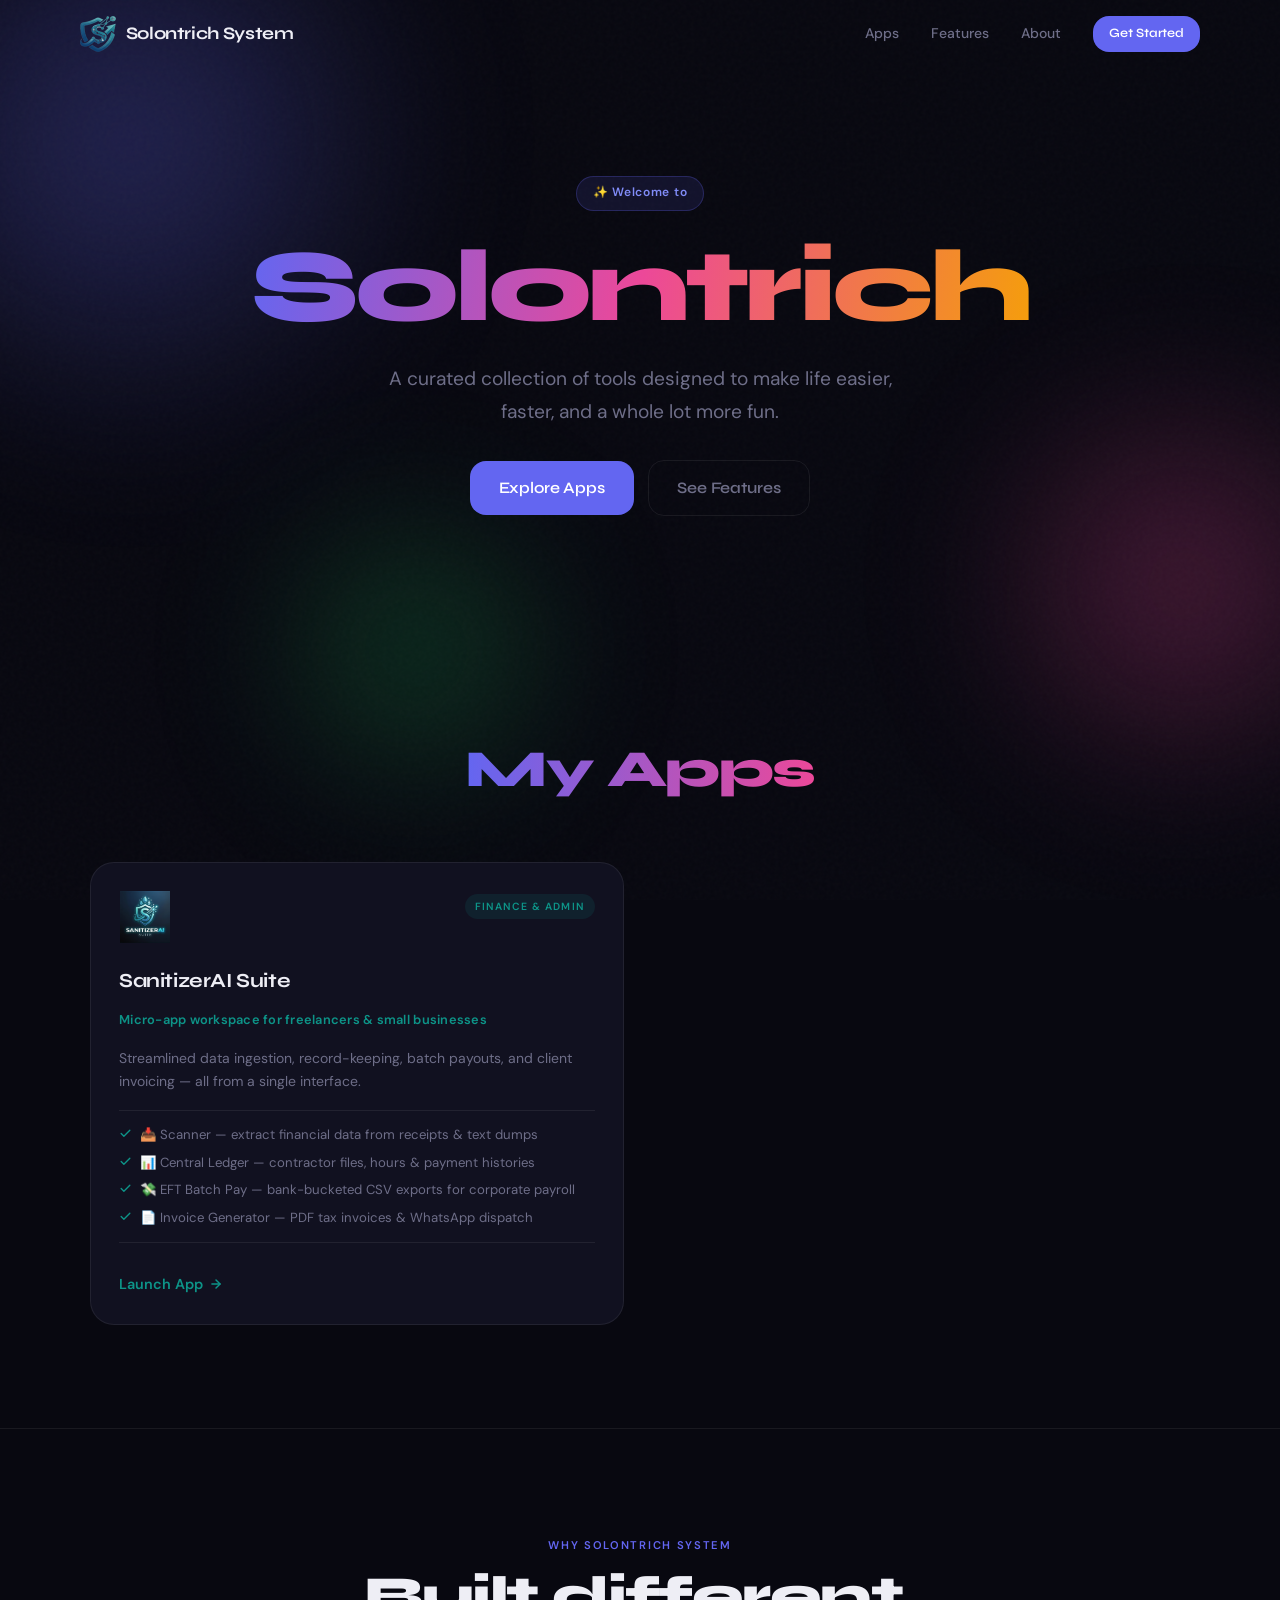
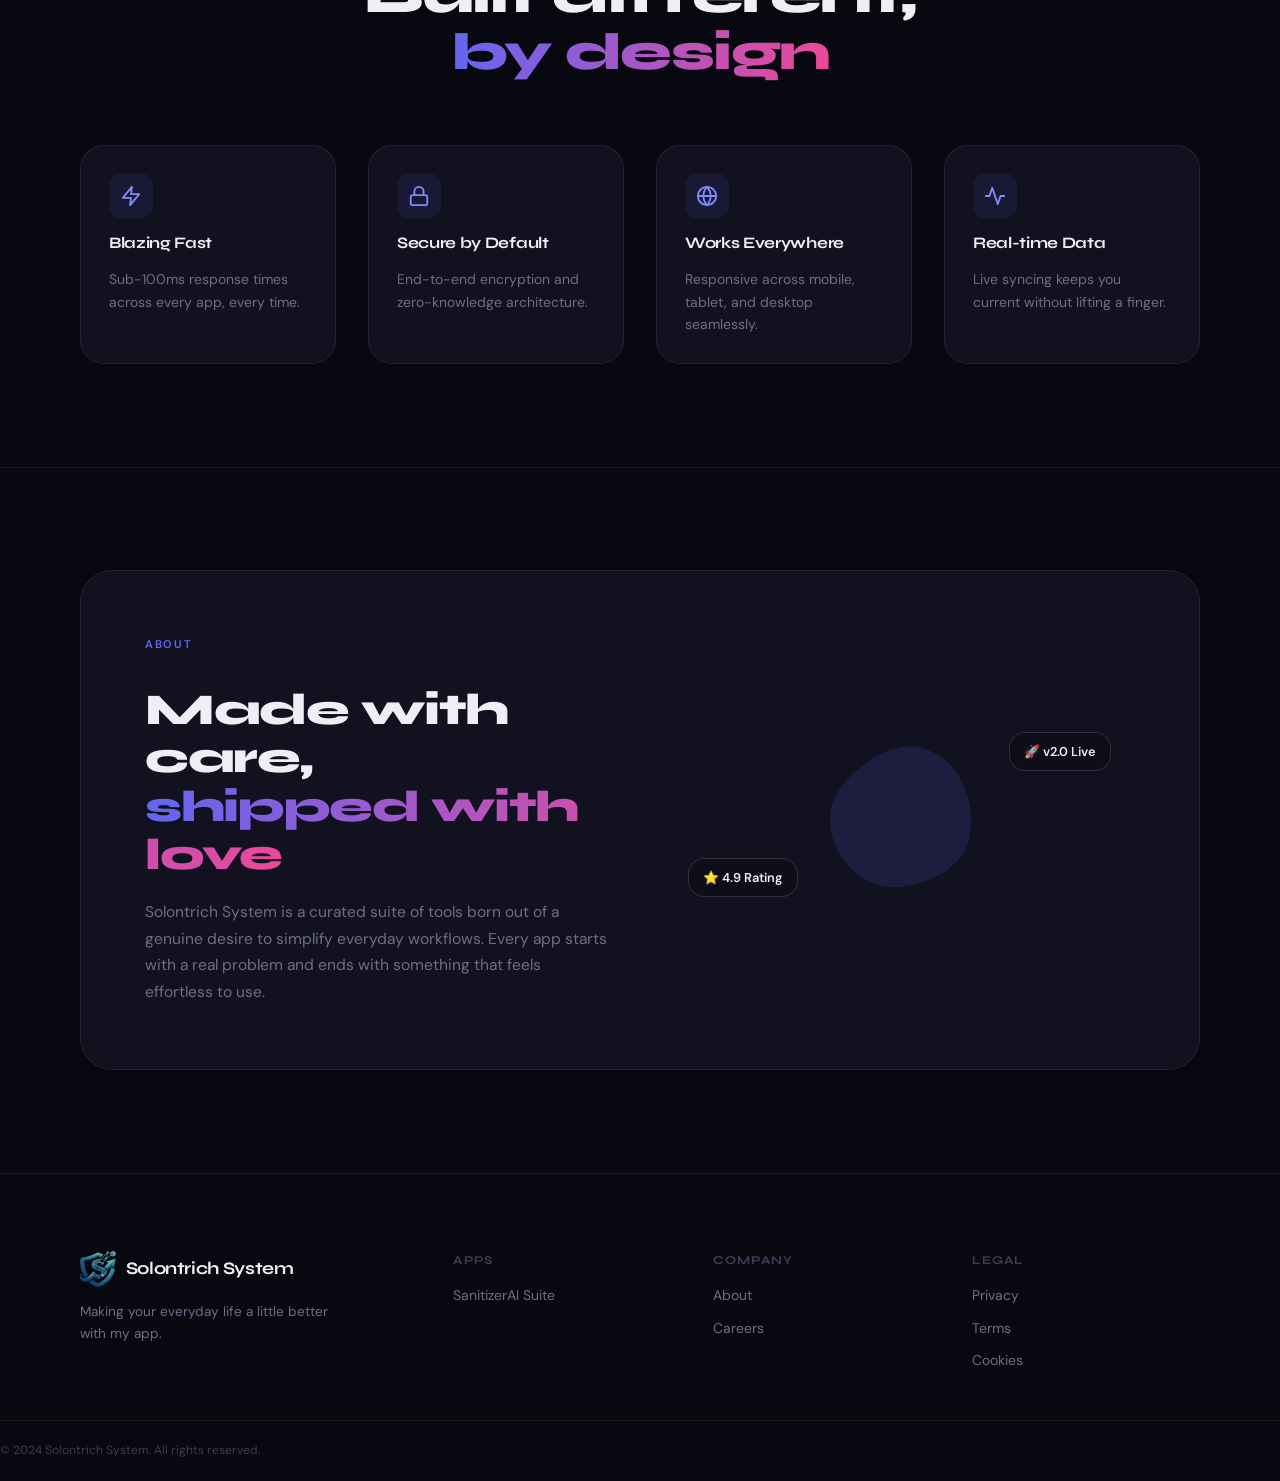
<file: index.html>
<!DOCTYPE html>
<html lang="en" class="h-full scroll-smooth">
<head>
  <meta charset="UTF-8" />
  <meta name="viewport" content="width=device-width, initial-scale=1.0" />
  <meta name="description" content="Solontrich System — Advanced solutions built for real-world performance." />
  <title>Solontrich System — App Showcase</title>
  <link rel="preconnect" href="https://fonts.googleapis.com" />
  <link rel="preconnect" href="https://fonts.gstatic.com" crossorigin />
  <link href="https://fonts.googleapis.com/css2?family=Syne:wght@400;600;700;800&family=DM+Sans:wght@300;400;500&display=swap" rel="stylesheet" />
  <link rel="stylesheet" href="style.css" />
</head>
<body>

  <!-- ─── BACKGROUND LAYERS ─────────────────────────────────── -->
  <div class="bg-orbs" aria-hidden="true">
    <div class="orb orb-1"></div>
    <div class="orb orb-2"></div>
    <div class="orb orb-3"></div>
  </div>
  <div class="grain-overlay" aria-hidden="true"></div>

  <!-- ─── HEADER / NAV ──────────────────────────────────────── -->
  <header class="site-header" id="site-header">
    <div class="container header-inner">

      <a href="#" class="logo" aria-label="Solontrich System home">
        <span class="logo-icon logo-icon--img" aria-hidden="true">
          <img src="Solontrich.png" alt="" width="36" height="36" />
        </span>
        <span class="logo-text">Solontrich System</span>
      </a>

      <nav class="primary-nav" id="primary-nav" aria-label="Primary navigation">
        <a href="#apps" class="nav-link">Apps</a>
        <a href="#features" class="nav-link">Features</a>
        <a href="#about" class="nav-link">About</a>
        <a href="#apps" class="btn btn-sm btn-primary">Get Started</a>
      </nav>

      <button class="hamburger" id="hamburger" aria-label="Toggle menu" aria-expanded="false" aria-controls="primary-nav">
        <span></span><span></span><span></span>
      </button>
    </div>
  </header>

  <!-- ─── MOBILE NAV DRAWER ─────────────────────────────────── -->
  <div class="nav-drawer" id="nav-drawer" aria-hidden="true">
    <nav aria-label="Mobile navigation">
      <a href="#apps" class="drawer-link">Apps</a>
      <a href="#features" class="drawer-link">Features</a>
      <a href="#about" class="drawer-link">About</a>
      <a href="#apps" class="btn btn-primary drawer-cta">Get Started</a>
    </nav>
  </div>
  <div class="nav-backdrop" id="nav-backdrop" aria-hidden="true"></div>

  <main>

    <!-- ─── HERO ─────────────────────────────────────────────── -->
    <section class="hero" id="hero">
      <div class="container hero-inner">
        <div class="hero-badge reveal">✨ Welcome to</div>
        <h1 class="hero-title reveal reveal-delay-1">
        <em>Solontrich</em>
        </h1>
        <p class="hero-tagline reveal reveal-delay-2">
          A curated collection of tools designed to make life easier,<br class="br-lg" /> faster, and a whole lot more fun.
        </p>
        <div class="hero-actions reveal reveal-delay-3">
          <a href="#apps" class="btn btn-primary btn-lg">Explore Apps</a>
          <a href="#features" class="btn btn-ghost btn-lg">See Features</a>
        </div>
    </section>

    <!-- ─── APPS GRID ─────────────────────────────────────────── -->
    <section class="apps-section" id="apps">
      <div class="container">
        <div class="section-header reveal">
          <span class="section-eyebrow"></span>
          <h2 class="section-title"><em>My Apps</em></h2>
        </div>

        <div class="apps-grid apps-grid--duo">

          <!-- SanitizerAI Suite -->
          <article class="app-card app-card--featured reveal" style="--card-accent: #0d9488; --card-accent-bg: rgba(13,148,136,0.12);">
            <div class="card-top">
              <div class="card-icon card-icon--logo">
                <img src="SanitizerAI.png" alt="SanitizerAI Suite logo" width="52" height="52" />
              </div>
              <span class="card-tag">Finance &amp; Admin</span>
            </div>
            <h3 class="card-title">SanitizerAI Suite</h3>
            <p class="card-subtitle">Micro-app workspace for freelancers &amp; small businesses</p>
            <p class="card-desc">Streamlined data ingestion, record-keeping, batch payouts, and client invoicing — all from a single interface.</p>
            <ul class="card-features">
              <li>
                <svg width="13" height="13" viewBox="0 0 24 24" fill="none" stroke="var(--card-accent)" stroke-width="2.5" stroke-linecap="round" stroke-linejoin="round"><polyline points="20 6 9 17 4 12"/></svg>
                📥 Scanner — extract financial data from receipts &amp; text dumps
              </li>
              <li>
                <svg width="13" height="13" viewBox="0 0 24 24" fill="none" stroke="var(--card-accent)" stroke-width="2.5" stroke-linecap="round" stroke-linejoin="round"><polyline points="20 6 9 17 4 12"/></svg>
                📊 Central Ledger — contractor files, hours &amp; payment histories
              </li>
              <li>
                <svg width="13" height="13" viewBox="0 0 24 24" fill="none" stroke="var(--card-accent)" stroke-width="2.5" stroke-linecap="round" stroke-linejoin="round"><polyline points="20 6 9 17 4 12"/></svg>
                💸 EFT Batch Pay — bank-bucketed CSV exports for corporate payroll
              </li>
              <li>
                <svg width="13" height="13" viewBox="0 0 24 24" fill="none" stroke="var(--card-accent)" stroke-width="2.5" stroke-linecap="round" stroke-linejoin="round"><polyline points="20 6 9 17 4 12"/></svg>
                📄 Invoice Generator — PDF tax invoices &amp; WhatsApp dispatch
              </li>
            </ul>
            <a href="https://solontrich-system.github.io/SanitizerAI" target="_blank" rel="noopener noreferrer" class="card-cta card-cta--featured" aria-label="Open SanitizerAI Suite">
              Launch App
              <svg width="14" height="14" viewBox="0 0 24 24" fill="none" stroke="currentColor" stroke-width="2.5" stroke-linecap="round" stroke-linejoin="round"><line x1="5" y1="12" x2="19" y2="12"/><polyline points="12 5 19 12 12 19"/></svg>
            </a>
            <div class="card-shine" aria-hidden="true"></div>
          </article>

        </div><!-- /.apps-grid -->
      </div>
    </section>

    <!-- ─── FEATURES STRIP ────────────────────────────────────── -->
    <section class="features-section" id="features">
      <div class="container">
        <div class="section-header reveal">
          <span class="section-eyebrow">Why Solontrich System</span>
          <h2 class="section-title">Built different,<br/><em>by design</em></h2>
        </div>
        <div class="features-grid">
          <div class="feature-item reveal">
            <div class="feature-icon">
              <svg width="22" height="22" viewBox="0 0 24 24" fill="none" stroke="currentColor" stroke-width="2" stroke-linecap="round" stroke-linejoin="round"><path d="M13 2L3 14h9l-1 8 10-12h-9l1-8z"/></svg>
            </div>
            <h3>Blazing Fast</h3>
            <p>Sub-100ms response times across every app, every time.</p>
          </div>
          <div class="feature-item reveal">
            <div class="feature-icon">
              <svg width="22" height="22" viewBox="0 0 24 24" fill="none" stroke="currentColor" stroke-width="2" stroke-linecap="round" stroke-linejoin="round"><rect x="3" y="11" width="18" height="11" rx="2" ry="2"/><path d="M7 11V7a5 5 0 0 1 10 0v4"/></svg>
            </div>
            <h3>Secure by Default</h3>
            <p>End-to-end encryption and zero-knowledge architecture.</p>
          </div>
          <div class="feature-item reveal">
            <div class="feature-icon">
              <svg width="22" height="22" viewBox="0 0 24 24" fill="none" stroke="currentColor" stroke-width="2" stroke-linecap="round" stroke-linejoin="round"><circle cx="12" cy="12" r="10"/><line x1="2" y1="12" x2="22" y2="12"/><path d="M12 2a15.3 15.3 0 0 1 4 10 15.3 15.3 0 0 1-4 10 15.3 15.3 0 0 1-4-10 15.3 15.3 0 0 1 4-10z"/></svg>
            </div>
            <h3>Works Everywhere</h3>
            <p>Responsive across mobile, tablet, and desktop seamlessly.</p>
          </div>
          <div class="feature-item reveal">
            <div class="feature-icon">
              <svg width="22" height="22" viewBox="0 0 24 24" fill="none" stroke="currentColor" stroke-width="2" stroke-linecap="round" stroke-linejoin="round"><polyline points="22 12 18 12 15 21 9 3 6 12 2 12"/></svg>
            </div>
            <h3>Real-time Data</h3>
            <p>Live syncing keeps you current without lifting a finger.</p>
          </div>
        </div>
      </div>
    </section>

    <!-- ─── ABOUT / CTA ───────────────────────────────────────── -->
    <section class="about-section" id="about">
      <div class="container">
        <div class="about-card reveal">
          <div class="about-text">
            <span class="section-eyebrow">About</span>
            <h2>Made with care,<br/><em>shipped with love</em></h2>
            <p>Solontrich System is a curated suite of tools born out of a genuine desire to simplify everyday workflows. Every app starts with a real problem and ends with something that feels effortless to use.</p>
            </div>
          <div class="about-visual" aria-hidden="true">
            <div class="about-blob">
              <svg viewBox="0 0 200 200" xmlns="http://www.w3.org/2000/svg"><path fill="rgba(99,102,241,0.15)" d="M47.1,-58.1C59.3,-47.3,66.7,-31.1,69.7,-14.2C72.8,2.6,71.5,20.1,63.5,33.3C55.5,46.5,40.8,55.4,25.2,61.1C9.6,66.8,-6.8,69.4,-21.8,65.1C-36.8,60.8,-50.3,49.6,-59.2,35.3C-68.1,21,-72.4,3.6,-68.9,-11.8C-65.4,-27.2,-54.1,-40.5,-40.8,-51.4C-27.5,-62.2,-13.8,-70.6,1.9,-72.9C17.6,-75.2,34.9,-69,47.1,-58.1Z" transform="translate(100 100)"/></svg>
            </div>
            <div class="floating-badge badge-1">🚀 v2.0 Live</div>
            <div class="floating-badge badge-2">⭐ 4.9 Rating</div>
          </div>
        </div>
      </div>
    </section>

  </main>

  <!-- ─── FOOTER ────────────────────────────────────────────── -->
  <footer class="site-footer" id="site-footer">
    <div class="container footer-inner">
      <div class="footer-brand">
        <a href="#" class="logo">
          <span class="logo-icon logo-icon--img" aria-hidden="true">
            <img src="Solontrich.png" alt="" width="36" height="36" />
          </span>
          <span class="logo-text">Solontrich System</span>
        </a>
        <p>Making your everyday life a little better with my app.</p>
      </div>
      <div class="footer-links">
        <div class="footer-col">
          <span class="footer-col-title">Apps</span>
          <a  href="https://solontrich-system.github.io/SanitizerAI" target="_blank" rel="noopener noreferrer">SanitizerAI Suite</a>
        </div>
        <div class="footer-col">
          <span class="footer-col-title">Company</span>
          <a href="about.html">About</a>
          <a href="careers.html">Careers</a>
        </div>
        <div class="footer-col">
          <span class="footer-col-title">Legal</span>
          <a href="privacy.html">Privacy</a>
          <a href="terms.html">Terms</a>
          <a href="cookies.html">Cookies</a>
        </div>
      </div>
    </div>
    <div class="footer-bottom">
      <p>© 2024 Solontrich System. All rights reserved.</p>
    </div>
  </footer>

  <script src="app.js"></script>
</body>
</html>
</file>
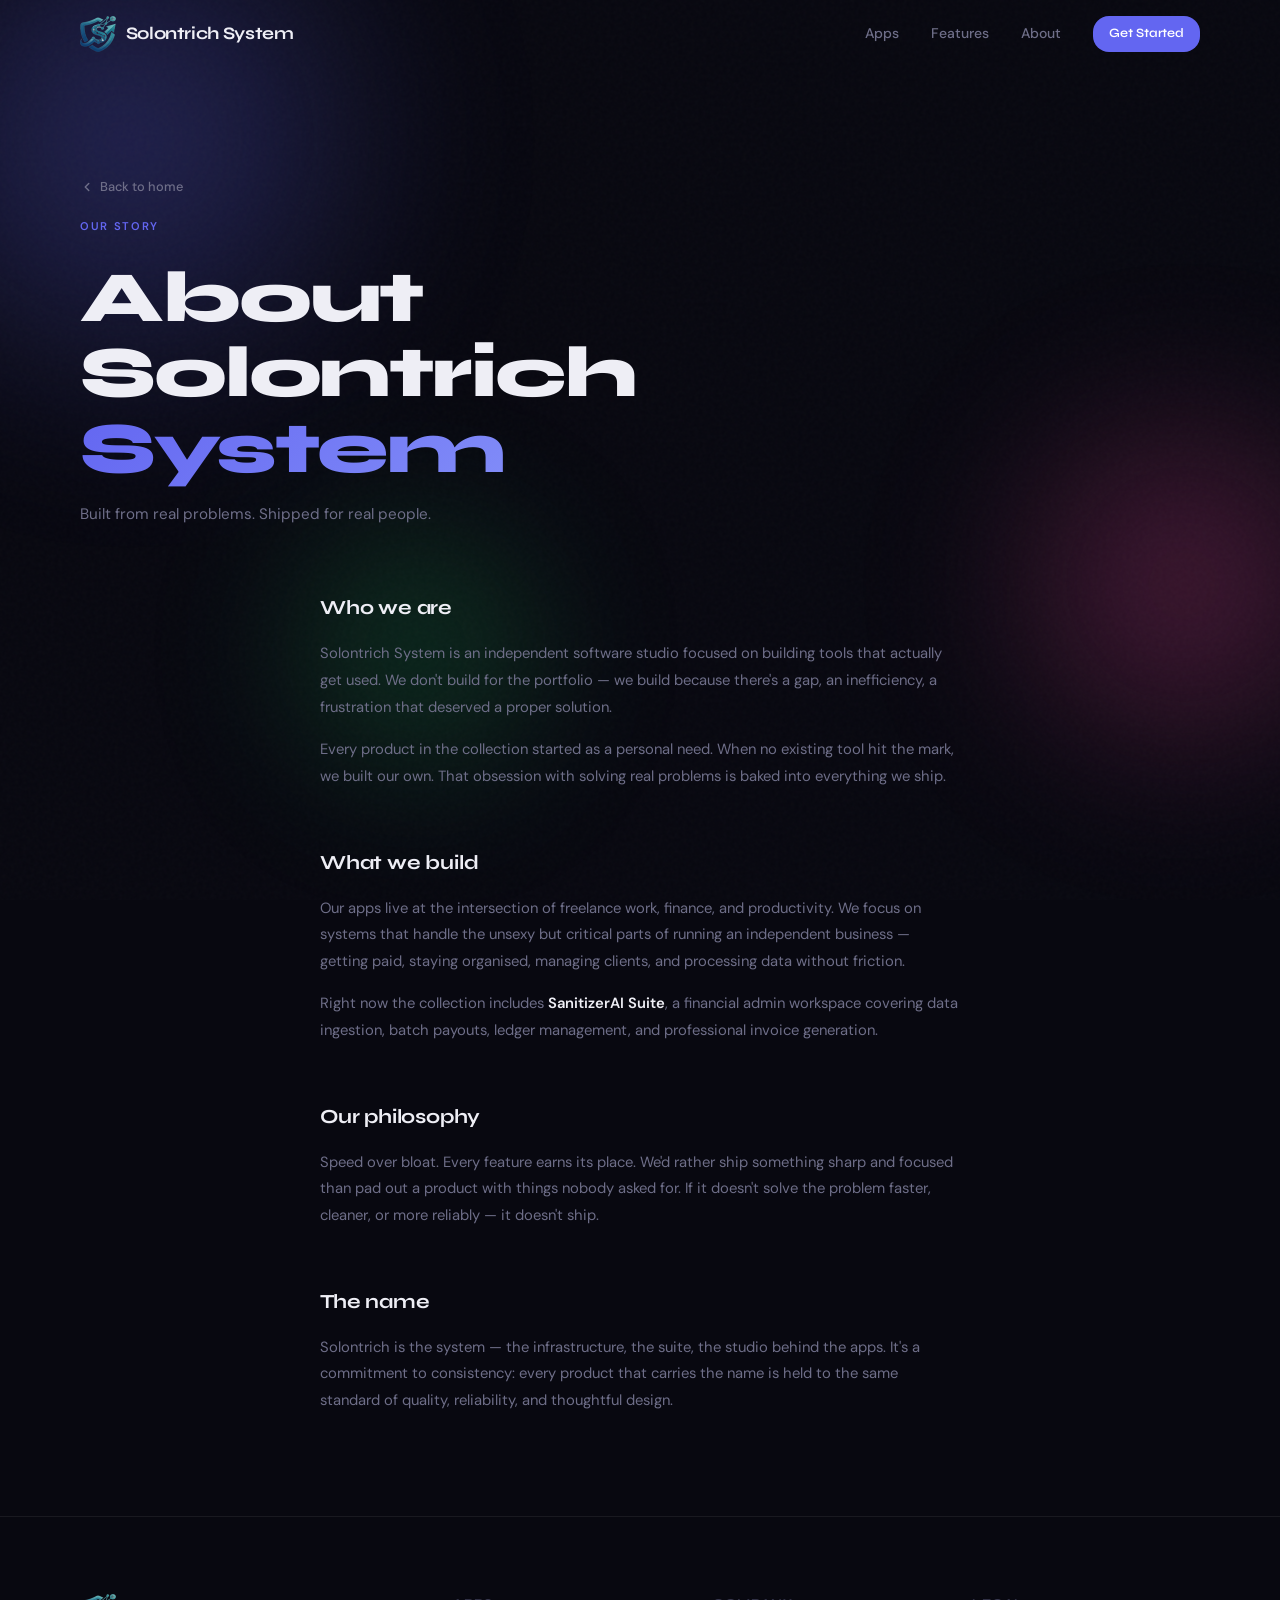
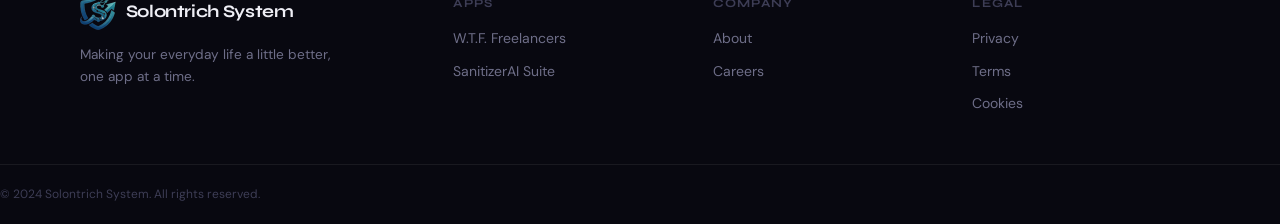
<file: about.html>
<!DOCTYPE html>
<html lang="en" class="h-full scroll-smooth">
<head>
  <meta charset="UTF-8" />
  <meta name="viewport" content="width=device-width, initial-scale=1.0" />
  <meta name="description" content="About Solontrich System — who we are, what we build, and why we build it." />
  <title>About — Solontrich System</title>
  <link rel="preconnect" href="https://fonts.googleapis.com" />
  <link rel="preconnect" href="https://fonts.gstatic.com" crossorigin />
  <link href="https://fonts.googleapis.com/css2?family=Syne:wght@400;600;700;800&family=DM+Sans:wght@300;400;500&display=swap" rel="stylesheet" />
  <link rel="stylesheet" href="style.css" />
</head>
<body>

  <div class="bg-orbs" aria-hidden="true">
    <div class="orb orb-1"></div>
    <div class="orb orb-2"></div>
    <div class="orb orb-3"></div>
  </div>
  <div class="grain-overlay" aria-hidden="true"></div>

  <header class="site-header" id="site-header">
    <div class="container header-inner">
      <a href="index.html" class="logo" aria-label="Solontrich System home">
        <span class="logo-icon logo-icon--img" aria-hidden="true">
          <img src="Solontrich.png" alt="" width="36" height="36" />
        </span>
        <span class="logo-text">Solontrich System</span>
      </a>
      <nav class="primary-nav" id="primary-nav" aria-label="Primary navigation">
        <a href="index.html#apps" class="nav-link">Apps</a>
        <a href="index.html#features" class="nav-link">Features</a>
        <a href="about.html" class="nav-link active">About</a>
        <a href="index.html#apps" class="btn btn-sm btn-primary">Get Started</a>
      </nav>
      <button class="hamburger" id="hamburger" aria-label="Toggle menu" aria-expanded="false" aria-controls="primary-nav">
        <span></span><span></span><span></span>
      </button>
    </div>
  </header>

  <div class="nav-drawer" id="nav-drawer" aria-hidden="true">
    <nav aria-label="Mobile navigation">
      <a href="index.html#apps" class="drawer-link">Apps</a>
      <a href="index.html#features" class="drawer-link">Features</a>
      <a href="about.html" class="drawer-link">About</a>
      <a href="index.html#apps" class="btn btn-primary drawer-cta">Get Started</a>
    </nav>
  </div>
  <div class="nav-backdrop" id="nav-backdrop" aria-hidden="true"></div>

  <main>
    <section class="inner-page-hero">
      <div class="container">
        <div class="inner-page-hero-inner reveal">
          <a href="index.html" class="back-link">
            <svg width="14" height="14" viewBox="0 0 24 24" fill="none" stroke="currentColor" stroke-width="2.5" stroke-linecap="round" stroke-linejoin="round"><polyline points="15 18 9 12 15 6"/></svg>
            Back to home
          </a>
          <span class="section-eyebrow">Our Story</span>
          <h1 class="inner-page-title">About Solontrich<br/><em>System</em></h1>
          <p class="inner-page-sub">Built from real problems. Shipped for real people.</p>
        </div>
      </div>
    </section>

    <section class="inner-page-content">
      <div class="container inner-page-container">

        <div class="prose-block reveal">
          <h2>Who we are</h2>
          <p>Solontrich System is an independent software studio focused on building tools that actually get used. We don't build for the portfolio — we build because there's a gap, an inefficiency, a frustration that deserved a proper solution.</p>
          <p>Every product in the collection started as a personal need. When no existing tool hit the mark, we built our own. That obsession with solving real problems is baked into everything we ship.</p>
        </div>

        <div class="prose-block reveal">
          <h2>What we build</h2>
          <p>Our apps live at the intersection of freelance work, finance, and productivity. We focus on systems that handle the unsexy but critical parts of running an independent business — getting paid, staying organised, managing clients, and processing data without friction.</p>
          <p>Right now the collection includes <strong>SanitizerAI Suite</strong>, a financial admin workspace covering data ingestion, batch payouts, ledger management, and professional invoice generation.</p>
        </div>

        <div class="prose-block reveal">
          <h2>Our philosophy</h2>
          <p>Speed over bloat. Every feature earns its place. We'd rather ship something sharp and focused than pad out a product with things nobody asked for. If it doesn't solve the problem faster, cleaner, or more reliably — it doesn't ship.</p>
        </div>

        <div class="prose-block reveal">
          <h2>The name</h2>
          <p>Solontrich is the system — the infrastructure, the suite, the studio behind the apps. It's a commitment to consistency: every product that carries the name is held to the same standard of quality, reliability, and thoughtful design.</p>
        </div>

      </div>
    </section>
  </main>

  <footer class="site-footer" id="site-footer">
    <div class="container footer-inner">
      <div class="footer-brand">
        <a href="index.html" class="logo">
          <span class="logo-icon logo-icon--img" aria-hidden="true">
            <img src="Solontrich.png" alt="" width="36" height="36" />
          </span>
          <span class="logo-text">Solontrich System</span>
        </a>
        <p>Making your everyday life a little better, one app at a time.</p>
      </div>
      <div class="footer-links">
        <div class="footer-col">
          <span class="footer-col-title">Apps</span>
          <a href="https://solontrich-system.github.io/W.T.F.Freelancers" target="_blank" rel="noopener noreferrer">W.T.F. Freelancers</a>
          <a href="https://solontrich-system.github.io/SanitizerAI" target="_blank" rel="noopener noreferrer">SanitizerAI Suite</a>
        </div>
        <div class="footer-col">
          <span class="footer-col-title">Company</span>
          <a href="about.html">About</a>
          <a href="careers.html">Careers</a>
        </div>
        <div class="footer-col">
          <span class="footer-col-title">Legal</span>
          <a href="privacy.html">Privacy</a>
          <a href="terms.html">Terms</a>
          <a href="cookies.html">Cookies</a>
        </div>
      </div>
    </div>
    <div class="footer-bottom">
      <p>© 2024 Solontrich System. All rights reserved.</p>
    </div>
  </footer>

  <script src="app.js"></script>
</body>
</html>
</file>
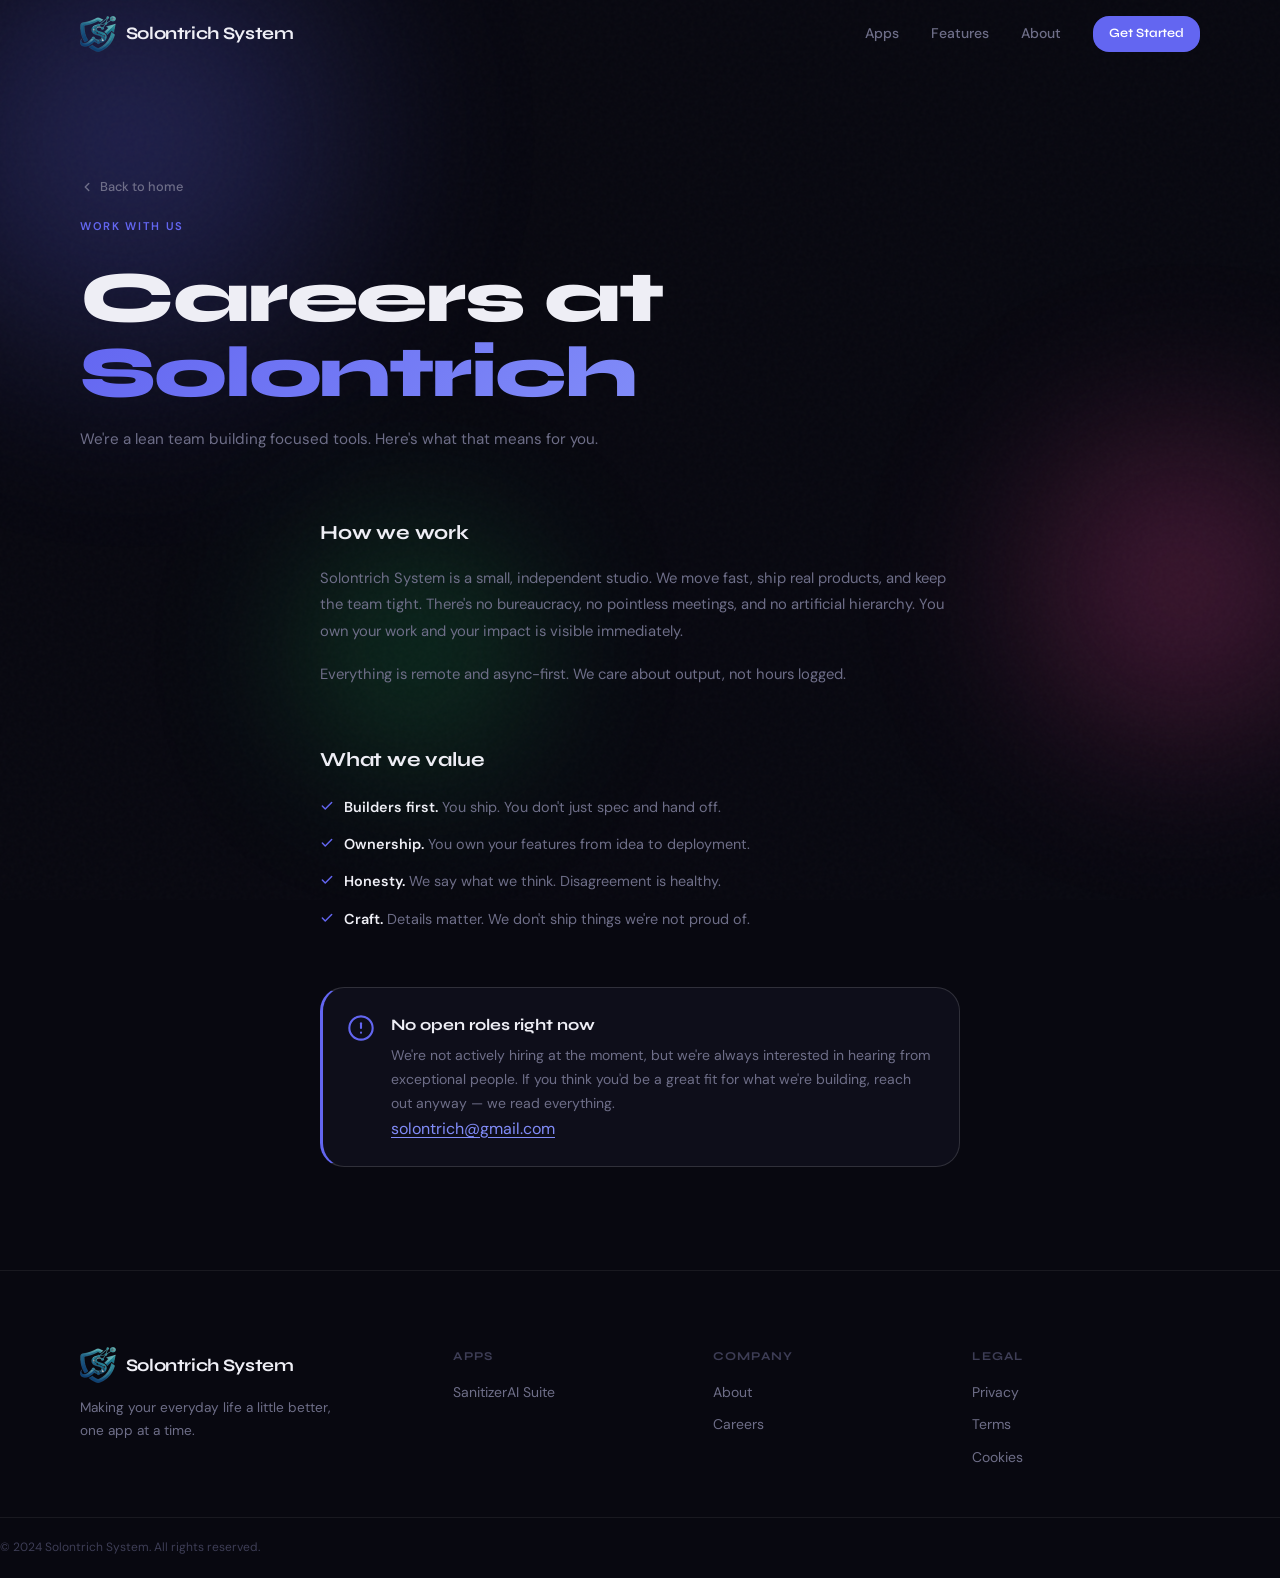
<file: careers.html>
<!DOCTYPE html>
<html lang="en" class="h-full scroll-smooth">
<head>
  <meta charset="UTF-8" />
  <meta name="viewport" content="width=device-width, initial-scale=1.0" />
  <meta name="description" content="Careers at Solontrich System — join us and build tools that matter." />
  <title>Careers — Solontrich System</title>
  <link rel="preconnect" href="https://fonts.googleapis.com" />
  <link rel="preconnect" href="https://fonts.gstatic.com" crossorigin />
  <link href="https://fonts.googleapis.com/css2?family=Syne:wght@400;600;700;800&family=DM+Sans:wght@300;400;500&display=swap" rel="stylesheet" />
  <link rel="stylesheet" href="style.css" />
</head>
<body>

  <div class="bg-orbs" aria-hidden="true">
    <div class="orb orb-1"></div>
    <div class="orb orb-2"></div>
    <div class="orb orb-3"></div>
  </div>
  <div class="grain-overlay" aria-hidden="true"></div>

  <header class="site-header" id="site-header">
    <div class="container header-inner">
      <a href="index.html" class="logo" aria-label="Solontrich System home">
        <span class="logo-icon logo-icon--img" aria-hidden="true">
          <img src="Solontrich.png" alt="" width="36" height="36" />
        </span>
        <span class="logo-text">Solontrich System</span>
      </a>
      <nav class="primary-nav" id="primary-nav" aria-label="Primary navigation">
        <a href="index.html#apps" class="nav-link">Apps</a>
        <a href="index.html#features" class="nav-link">Features</a>
        <a href="about.html" class="nav-link">About</a>
        <a href="index.html#apps" class="btn btn-sm btn-primary">Get Started</a>
      </nav>
      <button class="hamburger" id="hamburger" aria-label="Toggle menu" aria-expanded="false" aria-controls="primary-nav">
        <span></span><span></span><span></span>
      </button>
    </div>
  </header>

  <div class="nav-drawer" id="nav-drawer" aria-hidden="true">
    <nav aria-label="Mobile navigation">
      <a href="index.html#apps" class="drawer-link">Apps</a>
      <a href="index.html#features" class="drawer-link">Features</a>
      <a href="about.html" class="drawer-link">About</a>
      <a href="index.html#apps" class="btn btn-primary drawer-cta">Get Started</a>
    </nav>
  </div>
  <div class="nav-backdrop" id="nav-backdrop" aria-hidden="true"></div>

  <main>
    <section class="inner-page-hero">
      <div class="container">
        <div class="inner-page-hero-inner reveal">
          <a href="index.html" class="back-link">
            <svg width="14" height="14" viewBox="0 0 24 24" fill="none" stroke="currentColor" stroke-width="2.5" stroke-linecap="round" stroke-linejoin="round"><polyline points="15 18 9 12 15 6"/></svg>
            Back to home
          </a>
          <span class="section-eyebrow">Work with us</span>
          <h1 class="inner-page-title">Careers at<br/><em>Solontrich</em></h1>
          <p class="inner-page-sub">We're a lean team building focused tools. Here's what that means for you.</p>
        </div>
      </div>
    </section>

    <section class="inner-page-content">
      <div class="container inner-page-container">

        <div class="prose-block reveal">
          <h2>How we work</h2>
          <p>Solontrich System is a small, independent studio. We move fast, ship real products, and keep the team tight. There's no bureaucracy, no pointless meetings, and no artificial hierarchy. You own your work and your impact is visible immediately.</p>
          <p>Everything is remote and async-first. We care about output, not hours logged.</p>
        </div>

        <div class="prose-block reveal">
          <h2>What we value</h2>
          <ul class="prose-list">
            <li>
              <svg width="14" height="14" viewBox="0 0 24 24" fill="none" stroke="var(--accent)" stroke-width="2.5" stroke-linecap="round" stroke-linejoin="round"><polyline points="20 6 9 17 4 12"/></svg>
              <span><strong>Builders first.</strong> You ship. You don't just spec and hand off.</span>
            </li>
            <li>
              <svg width="14" height="14" viewBox="0 0 24 24" fill="none" stroke="var(--accent)" stroke-width="2.5" stroke-linecap="round" stroke-linejoin="round"><polyline points="20 6 9 17 4 12"/></svg>
              <span><strong>Ownership.</strong> You own your features from idea to deployment.</span>
            </li>
            <li>
              <svg width="14" height="14" viewBox="0 0 24 24" fill="none" stroke="var(--accent)" stroke-width="2.5" stroke-linecap="round" stroke-linejoin="round"><polyline points="20 6 9 17 4 12"/></svg>
              <span><strong>Honesty.</strong> We say what we think. Disagreement is healthy.</span>
            </li>
            <li>
              <svg width="14" height="14" viewBox="0 0 24 24" fill="none" stroke="var(--accent)" stroke-width="2.5" stroke-linecap="round" stroke-linejoin="round"><polyline points="20 6 9 17 4 12"/></svg>
              <span><strong>Craft.</strong> Details matter. We don't ship things we're not proud of.</span>
            </li>
          </ul>
        </div>

        <div class="careers-notice reveal">
          <div class="careers-notice-icon">
            <svg width="28" height="28" viewBox="0 0 24 24" fill="none" stroke="var(--accent)" stroke-width="1.8" stroke-linecap="round" stroke-linejoin="round"><circle cx="12" cy="12" r="10"/><line x1="12" y1="8" x2="12" y2="12"/><line x1="12" y1="16" x2="12.01" y2="16"/></svg>
          </div>
          <div>
            <h3>No open roles right now</h3>
            <p>We're not actively hiring at the moment, but we're always interested in hearing from exceptional people. If you think you'd be a great fit for what we're building, reach out anyway — we read everything.</p><span><a href="mailto:solontrich@gmail.com" class="prose-link">solontrich@gmail.com</a></span>
          </div>
        </div>

        </div>
    </section>
  </main>

  <footer class="site-footer" id="site-footer">
    <div class="container footer-inner">
      <div class="footer-brand">
        <a href="index.html" class="logo">
          <span class="logo-icon logo-icon--img" aria-hidden="true">
            <img src="Solontrich.png" alt="" width="36" height="36" />
          </span>
          <span class="logo-text">Solontrich System</span>
        </a>
        <p>Making your everyday life a little better, one app at a time.</p>
      </div>
      <div class="footer-links">
        <div class="footer-col">
          <span class="footer-col-title">Apps</span>
          <a href="https://solontrich-system.github.io/SanitizerAI" target="_blank" rel="noopener noreferrer">SanitizerAI Suite</a>
        </div>
        <div class="footer-col">
          <span class="footer-col-title">Company</span>
          <a href="about.html">About</a>
          <a href="careers.html">Careers</a>
        </div>
        <div class="footer-col">
          <span class="footer-col-title">Legal</span>
          <a href="privacy.html">Privacy</a>
          <a href="terms.html">Terms</a>
          <a href="cookies.html">Cookies</a>
        </div>
      </div>
    </div>
    <div class="footer-bottom">
      <p>© 2024 Solontrich System. All rights reserved.</p>
    </div>
  </footer>

  <script src="app.js"></script>
</body>
</html>
</file>
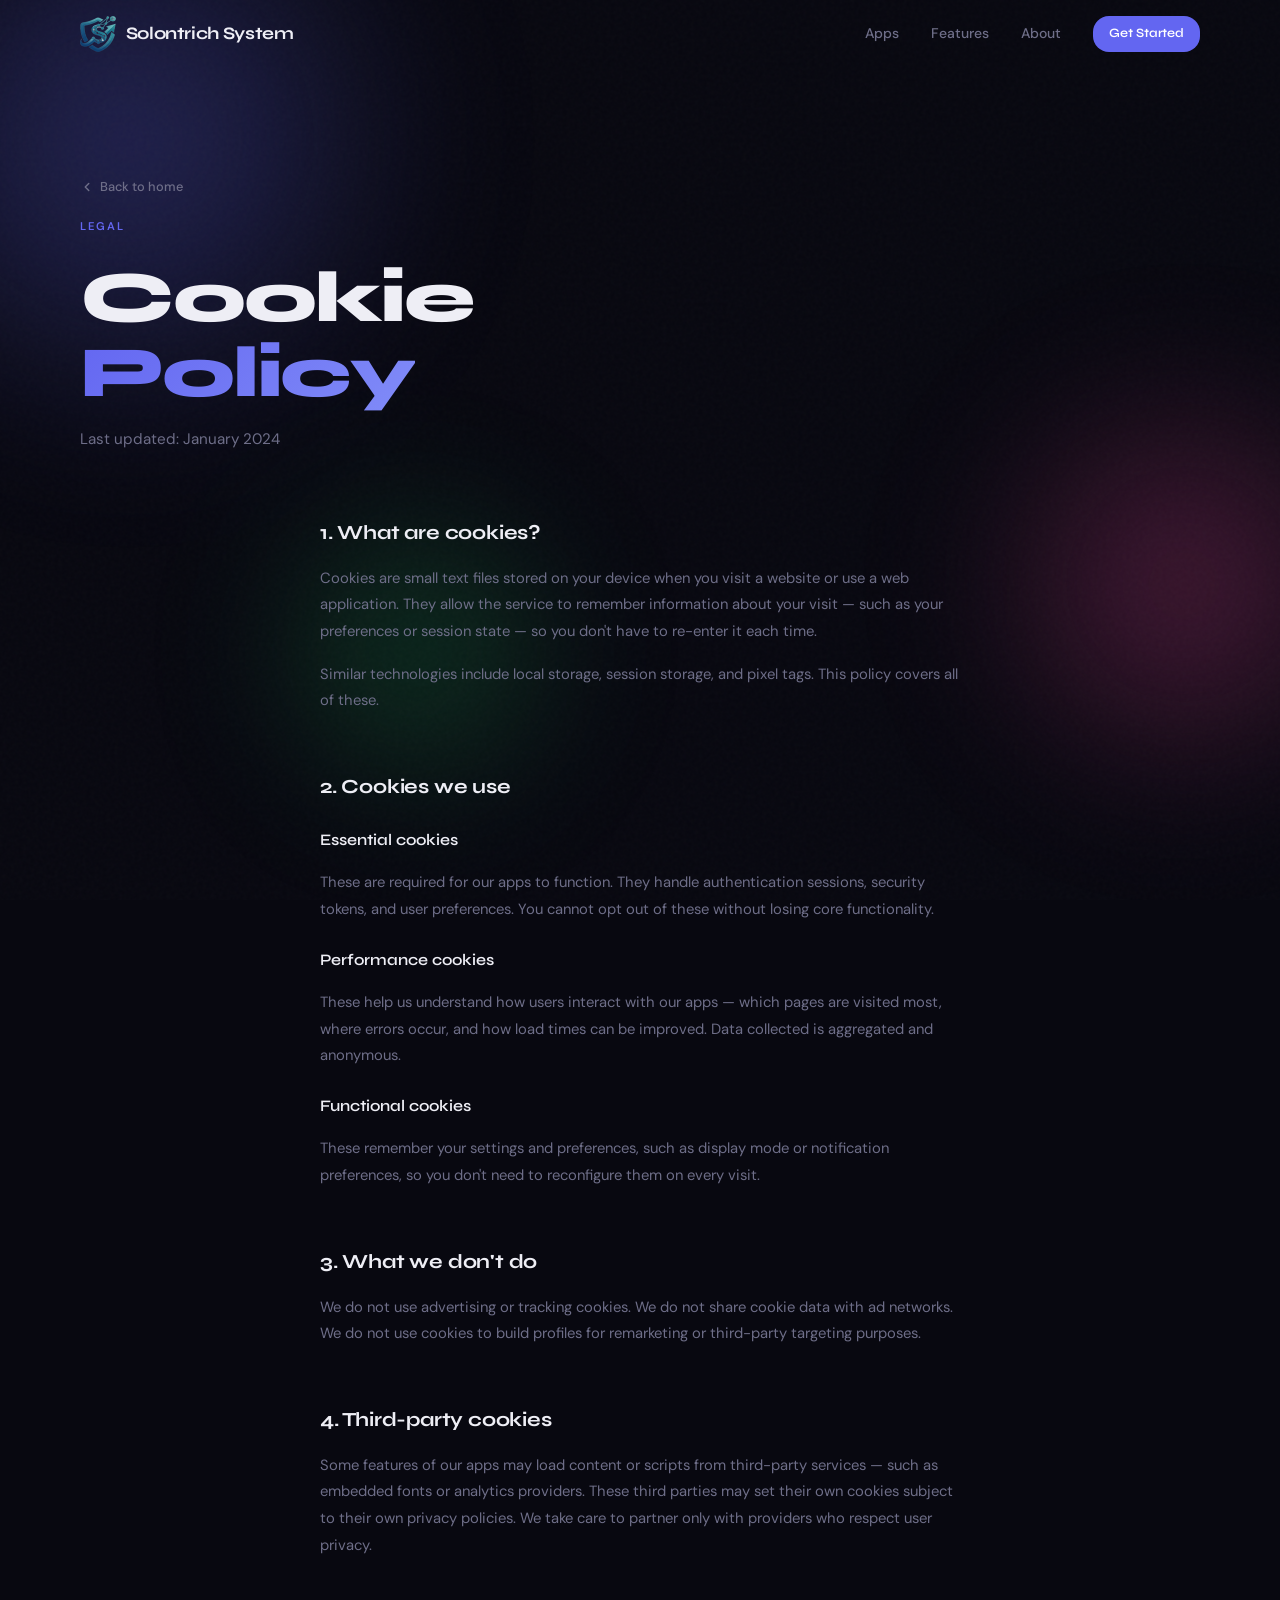
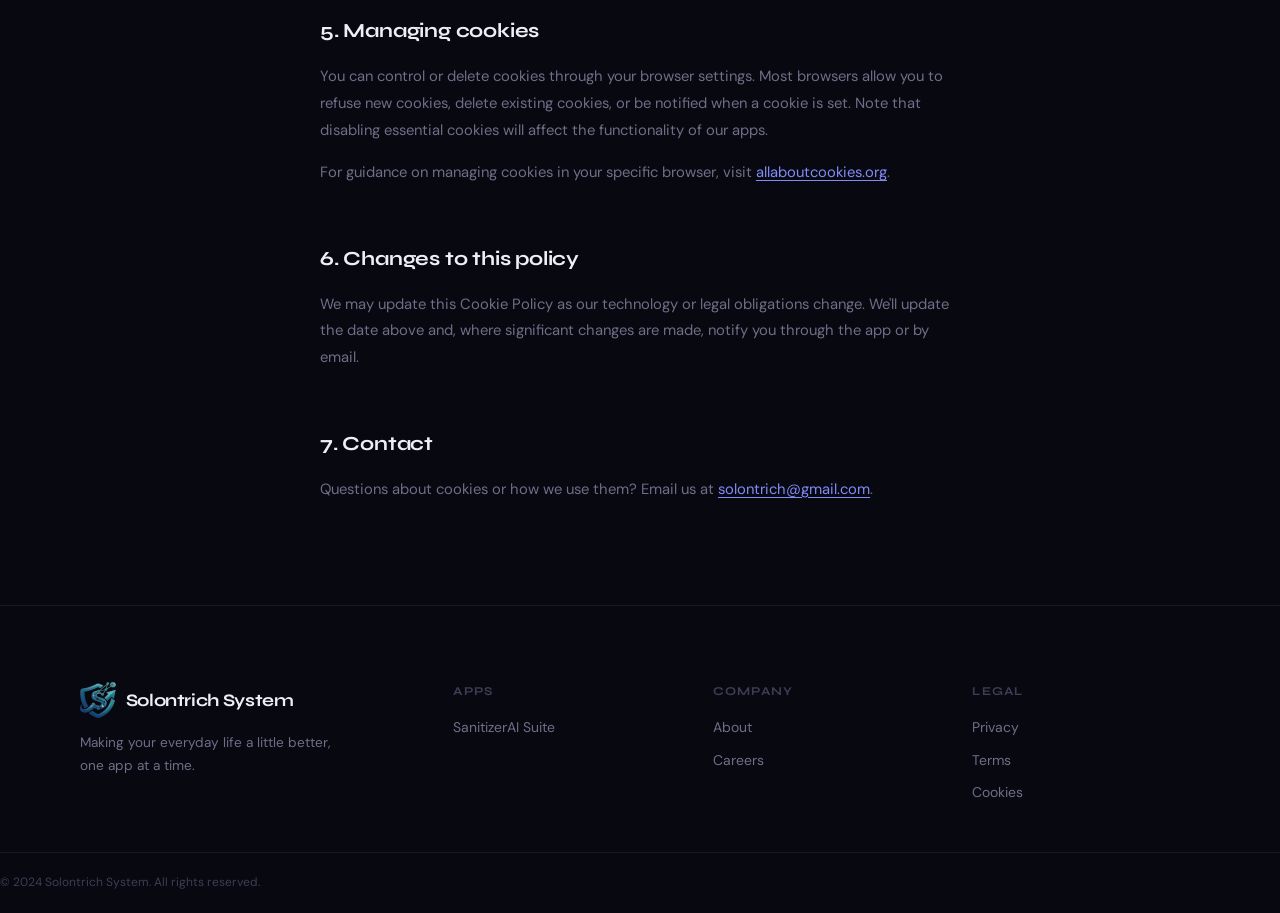
<file: cookies.html>
<!DOCTYPE html>
<html lang="en" class="h-full scroll-smooth">
<head>
  <meta charset="UTF-8" />
  <meta name="viewport" content="width=device-width, initial-scale=1.0" />
  <meta name="description" content="Cookie Policy — Solontrich System. How we use cookies and similar technologies." />
  <title>Cookie Policy — Solontrich System</title>
  <link rel="preconnect" href="https://fonts.googleapis.com" />
  <link rel="preconnect" href="https://fonts.gstatic.com" crossorigin />
  <link href="https://fonts.googleapis.com/css2?family=Syne:wght@400;600;700;800&family=DM+Sans:wght@300;400;500&display=swap" rel="stylesheet" />
  <link rel="stylesheet" href="style.css" />
</head>
<body>

  <div class="bg-orbs" aria-hidden="true">
    <div class="orb orb-1"></div>
    <div class="orb orb-2"></div>
    <div class="orb orb-3"></div>
  </div>
  <div class="grain-overlay" aria-hidden="true"></div>

  <header class="site-header" id="site-header">
    <div class="container header-inner">
      <a href="index.html" class="logo" aria-label="Solontrich System home">
        <span class="logo-icon logo-icon--img" aria-hidden="true">
          <img src="Solontrich.png" alt="" width="36" height="36" />
        </span>
        <span class="logo-text">Solontrich System</span>
      </a>
      <nav class="primary-nav" id="primary-nav" aria-label="Primary navigation">
        <a href="index.html#apps" class="nav-link">Apps</a>
        <a href="index.html#features" class="nav-link">Features</a>
        <a href="about.html" class="nav-link">About</a>
        <a href="index.html#apps" class="btn btn-sm btn-primary">Get Started</a>
      </nav>
      <button class="hamburger" id="hamburger" aria-label="Toggle menu" aria-expanded="false" aria-controls="primary-nav">
        <span></span><span></span><span></span>
      </button>
    </div>
  </header>

  <div class="nav-drawer" id="nav-drawer" aria-hidden="true">
    <nav aria-label="Mobile navigation">
      <a href="index.html#apps" class="drawer-link">Apps</a>
      <a href="index.html#features" class="drawer-link">Features</a>
      <a href="about.html" class="drawer-link">About</a>
      <a href="index.html#apps" class="btn btn-primary drawer-cta">Get Started</a>
    </nav>
  </div>
  <div class="nav-backdrop" id="nav-backdrop" aria-hidden="true"></div>

  <main>
    <section class="inner-page-hero">
      <div class="container">
        <div class="inner-page-hero-inner reveal">
          <a href="index.html" class="back-link">
            <svg width="14" height="14" viewBox="0 0 24 24" fill="none" stroke="currentColor" stroke-width="2.5" stroke-linecap="round" stroke-linejoin="round"><polyline points="15 18 9 12 15 6"/></svg>
            Back to home
          </a>
          <span class="section-eyebrow">Legal</span>
          <h1 class="inner-page-title">Cookie<br/><em>Policy</em></h1>
          <p class="inner-page-sub">Last updated: January 2024</p>
        </div>
      </div>
    </section>

    <section class="inner-page-content">
      <div class="container inner-page-container">

        <div class="prose-block reveal">
          <h2>1. What are cookies?</h2>
          <p>Cookies are small text files stored on your device when you visit a website or use a web application. They allow the service to remember information about your visit — such as your preferences or session state — so you don't have to re-enter it each time.</p>
          <p>Similar technologies include local storage, session storage, and pixel tags. This policy covers all of these.</p>
        </div>

        <div class="prose-block reveal">
          <h2>2. Cookies we use</h2>

          <h3>Essential cookies</h3>
          <p>These are required for our apps to function. They handle authentication sessions, security tokens, and user preferences. You cannot opt out of these without losing core functionality.</p>

          <h3>Performance cookies</h3>
          <p>These help us understand how users interact with our apps — which pages are visited most, where errors occur, and how load times can be improved. Data collected is aggregated and anonymous.</p>

          <h3>Functional cookies</h3>
          <p>These remember your settings and preferences, such as display mode or notification preferences, so you don't need to reconfigure them on every visit.</p>
        </div>

        <div class="prose-block reveal">
          <h2>3. What we don't do</h2>
          <p>We do not use advertising or tracking cookies. We do not share cookie data with ad networks. We do not use cookies to build profiles for remarketing or third-party targeting purposes.</p>
        </div>

        <div class="prose-block reveal">
          <h2>4. Third-party cookies</h2>
          <p>Some features of our apps may load content or scripts from third-party services — such as embedded fonts or analytics providers. These third parties may set their own cookies subject to their own privacy policies. We take care to partner only with providers who respect user privacy.</p>
        </div>

        <div class="prose-block reveal">
          <h2>5. Managing cookies</h2>
          <p>You can control or delete cookies through your browser settings. Most browsers allow you to refuse new cookies, delete existing cookies, or be notified when a cookie is set. Note that disabling essential cookies will affect the functionality of our apps.</p>
          <p>For guidance on managing cookies in your specific browser, visit <a href="https://www.allaboutcookies.org" target="_blank" rel="noopener noreferrer" class="prose-link">allaboutcookies.org</a>.</p>
        </div>

        <div class="prose-block reveal">
          <h2>6. Changes to this policy</h2>
          <p>We may update this Cookie Policy as our technology or legal obligations change. We'll update the date above and, where significant changes are made, notify you through the app or by email.</p>
        </div>

        <div class="prose-block reveal">
          <h2>7. Contact</h2>
          <p>Questions about cookies or how we use them? Email us at <a href="mailto:solontrich@gmail.com" class="prose-link">solontrich@gmail.com</a>.</p>
        </div>

      </div>
    </section>
  </main>

  <footer class="site-footer" id="site-footer">
    <div class="container footer-inner">
      <div class="footer-brand">
        <a href="index.html" class="logo">
          <span class="logo-icon logo-icon--img" aria-hidden="true">
            <img src="Solontrich.png" alt="" width="36" height="36" />
          </span>
          <span class="logo-text">Solontrich System</span>
        </a>
        <p>Making your everyday life a little better, one app at a time.</p>
      </div>
      <div class="footer-links">
        <div class="footer-col">
          <span class="footer-col-title">Apps</span>
          <a href="https://solontrich-system.github.io/SanitizerAI" target="_blank" rel="noopener noreferrer">SanitizerAI Suite</a>
        </div>
        <div class="footer-col">
          <span class="footer-col-title">Company</span>
          <a href="about.html">About</a>
          <a href="careers.html">Careers</a>
        </div>
        <div class="footer-col">
          <span class="footer-col-title">Legal</span>
          <a href="privacy.html">Privacy</a>
          <a href="terms.html">Terms</a>
          <a href="cookies.html">Cookies</a>
        </div>
      </div>
    </div>
    <div class="footer-bottom">
      <p>© 2024 Solontrich System. All rights reserved.</p>
    </div>
  </footer>

  <script src="app.js"></script>
</body>
</html>
</file>
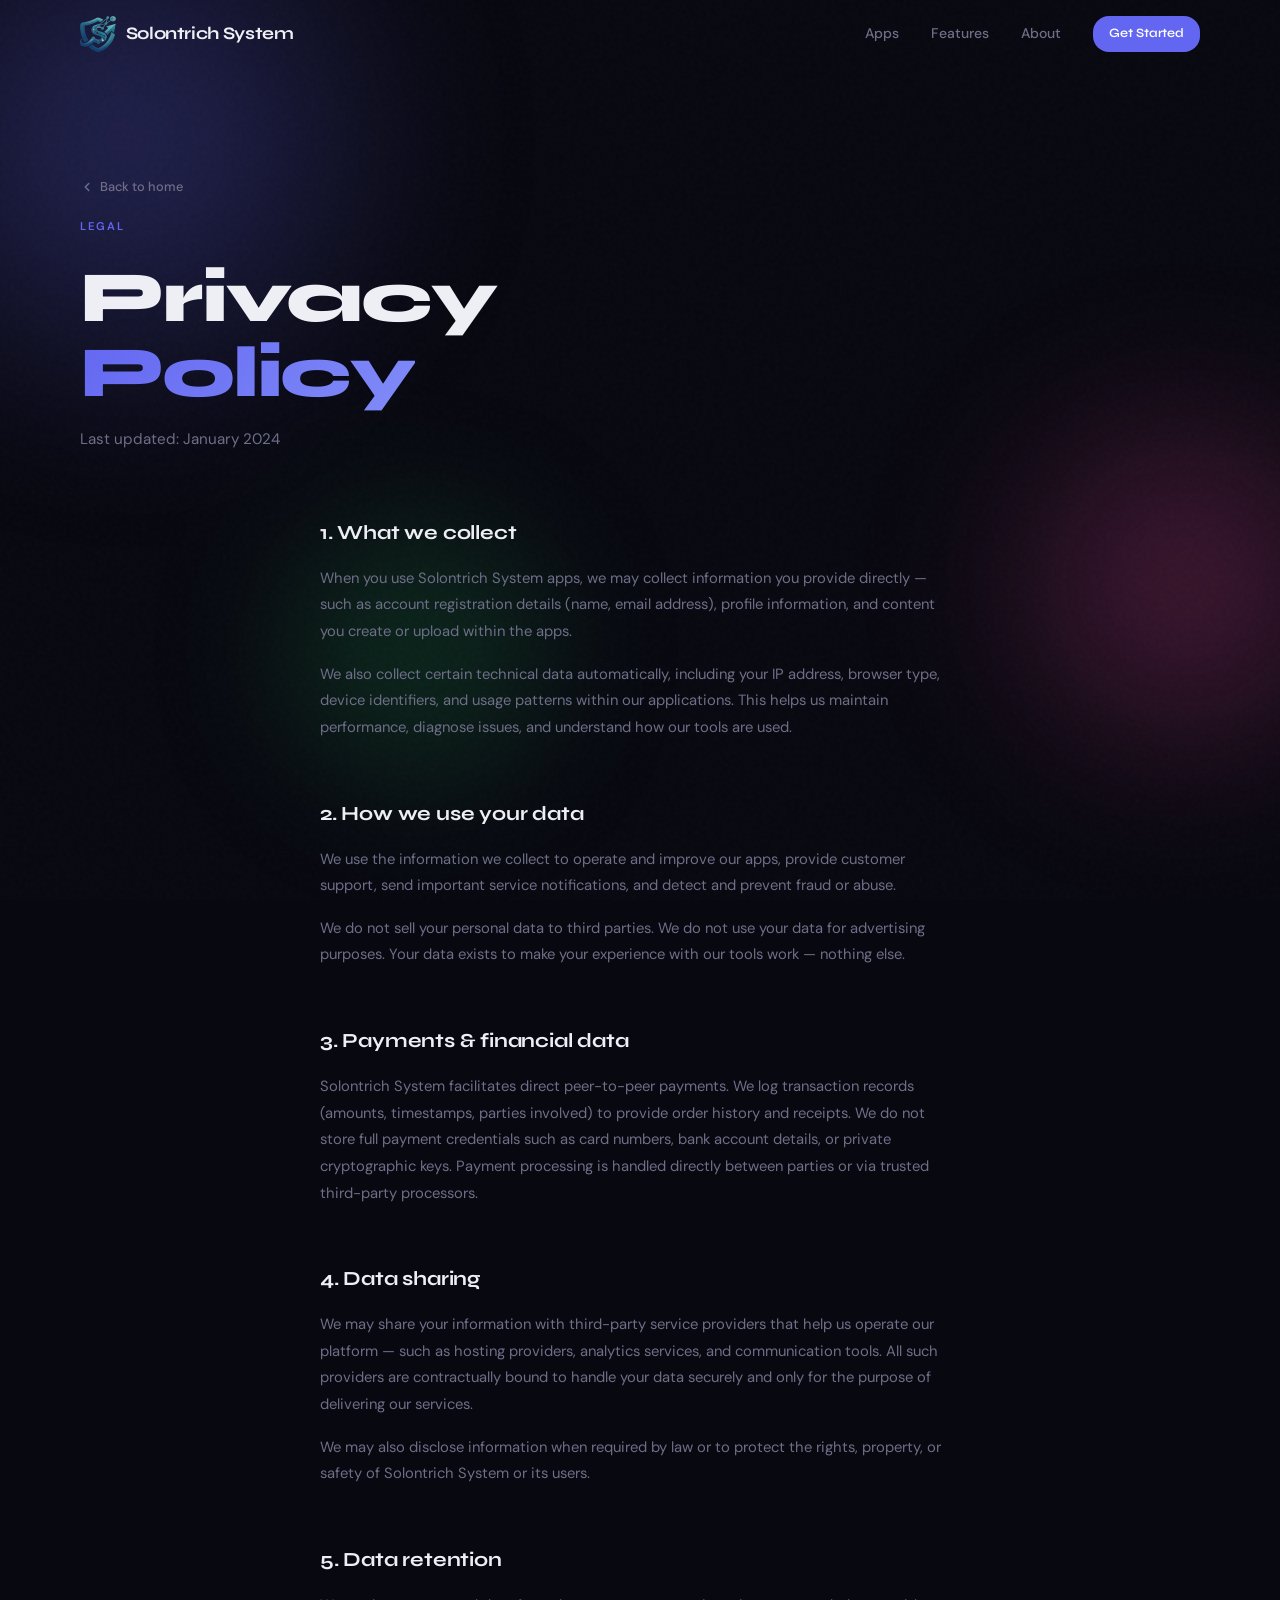
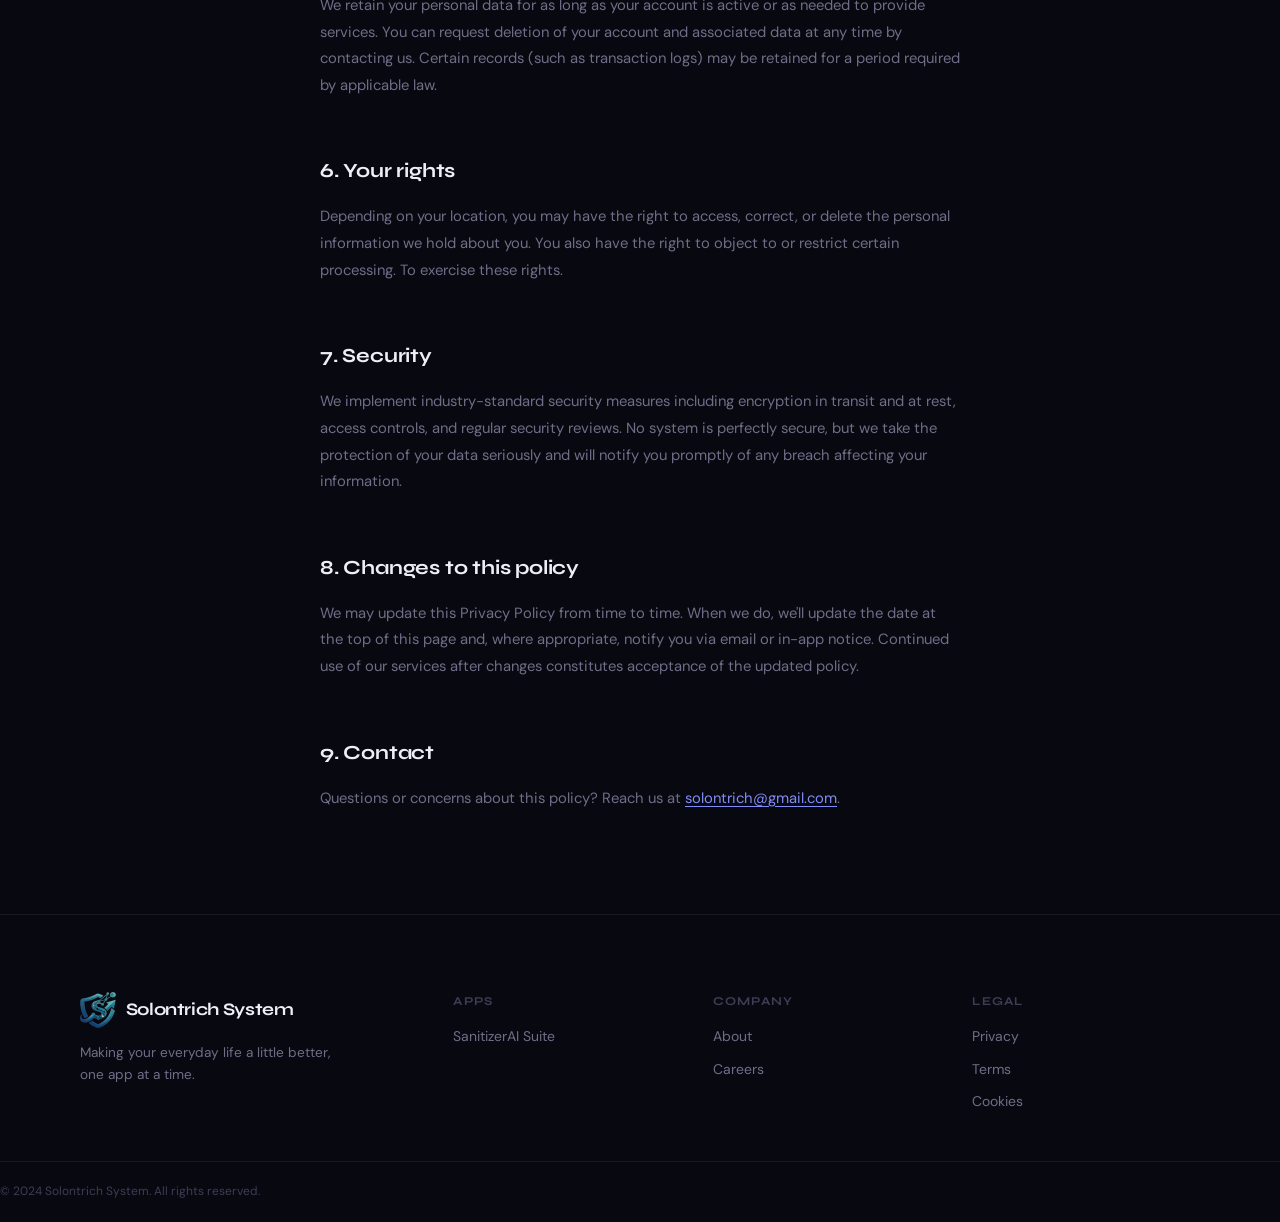
<file: privacy.html>
<!DOCTYPE html>
<html lang="en" class="h-full scroll-smooth">
<head>
  <meta charset="UTF-8" />
  <meta name="viewport" content="width=device-width, initial-scale=1.0" />
  <meta name="description" content="Privacy Policy — Solontrich System. How we handle your data." />
  <title>Privacy Policy — Solontrich System</title>
  <link rel="preconnect" href="https://fonts.googleapis.com" />
  <link rel="preconnect" href="https://fonts.gstatic.com" crossorigin />
  <link href="https://fonts.googleapis.com/css2?family=Syne:wght@400;600;700;800&family=DM+Sans:wght@300;400;500&display=swap" rel="stylesheet" />
  <link rel="stylesheet" href="style.css" />
</head>
<body>

  <div class="bg-orbs" aria-hidden="true">
    <div class="orb orb-1"></div>
    <div class="orb orb-2"></div>
    <div class="orb orb-3"></div>
  </div>
  <div class="grain-overlay" aria-hidden="true"></div>

  <header class="site-header" id="site-header">
    <div class="container header-inner">
      <a href="index.html" class="logo" aria-label="Solontrich System home">
        <span class="logo-icon logo-icon--img" aria-hidden="true">
          <img src="Solontrich.png" alt="" width="36" height="36" />
        </span>
        <span class="logo-text">Solontrich System</span>
      </a>
      <nav class="primary-nav" id="primary-nav" aria-label="Primary navigation">
        <a href="index.html#apps" class="nav-link">Apps</a>
        <a href="index.html#features" class="nav-link">Features</a>
        <a href="about.html" class="nav-link">About</a>
        <a href="index.html#apps" class="btn btn-sm btn-primary">Get Started</a>
      </nav>
      <button class="hamburger" id="hamburger" aria-label="Toggle menu" aria-expanded="false" aria-controls="primary-nav">
        <span></span><span></span><span></span>
      </button>
    </div>
  </header>

  <div class="nav-drawer" id="nav-drawer" aria-hidden="true">
    <nav aria-label="Mobile navigation">
      <a href="index.html#apps" class="drawer-link">Apps</a>
      <a href="index.html#features" class="drawer-link">Features</a>
      <a href="about.html" class="drawer-link">About</a>
      <a href="index.html#apps" class="btn btn-primary drawer-cta">Get Started</a>
    </nav>
  </div>
  <div class="nav-backdrop" id="nav-backdrop" aria-hidden="true"></div>

  <main>
    <section class="inner-page-hero">
      <div class="container">
        <div class="inner-page-hero-inner reveal">
          <a href="index.html" class="back-link">
            <svg width="14" height="14" viewBox="0 0 24 24" fill="none" stroke="currentColor" stroke-width="2.5" stroke-linecap="round" stroke-linejoin="round"><polyline points="15 18 9 12 15 6"/></svg>
            Back to home
          </a>
          <span class="section-eyebrow">Legal</span>
          <h1 class="inner-page-title">Privacy<br/><em>Policy</em></h1>
          <p class="inner-page-sub">Last updated: January 2024</p>
        </div>
      </div>
    </section>

    <section class="inner-page-content">
      <div class="container inner-page-container">

        <div class="prose-block reveal">
          <h2>1. What we collect</h2>
          <p>When you use Solontrich System apps, we may collect information you provide directly — such as account registration details (name, email address), profile information, and content you create or upload within the apps.</p>
          <p>We also collect certain technical data automatically, including your IP address, browser type, device identifiers, and usage patterns within our applications. This helps us maintain performance, diagnose issues, and understand how our tools are used.</p>
        </div>

        <div class="prose-block reveal">
          <h2>2. How we use your data</h2>
          <p>We use the information we collect to operate and improve our apps, provide customer support, send important service notifications, and detect and prevent fraud or abuse.</p>
          <p>We do not sell your personal data to third parties. We do not use your data for advertising purposes. Your data exists to make your experience with our tools work — nothing else.</p>
        </div>

        <div class="prose-block reveal">
          <h2>3. Payments &amp; financial data</h2>
          <p>Solontrich System facilitates direct peer-to-peer payments. We log transaction records (amounts, timestamps, parties involved) to provide order history and receipts. We do not store full payment credentials such as card numbers, bank account details, or private cryptographic keys. Payment processing is handled directly between parties or via trusted third-party processors.</p>
        </div>

        <div class="prose-block reveal">
          <h2>4. Data sharing</h2>
          <p>We may share your information with third-party service providers that help us operate our platform — such as hosting providers, analytics services, and communication tools. All such providers are contractually bound to handle your data securely and only for the purpose of delivering our services.</p>
          <p>We may also disclose information when required by law or to protect the rights, property, or safety of Solontrich System or its users.</p>
        </div>

        <div class="prose-block reveal">
          <h2>5. Data retention</h2>
          <p>We retain your personal data for as long as your account is active or as needed to provide services. You can request deletion of your account and associated data at any time by contacting us. Certain records (such as transaction logs) may be retained for a period required by applicable law.</p>
        </div>

        <div class="prose-block reveal">
          <h2>6. Your rights</h2>
          <p>Depending on your location, you may have the right to access, correct, or delete the personal information we hold about you. You also have the right to object to or restrict certain processing. To exercise these rights.</p>
        </div>

        <div class="prose-block reveal">
          <h2>7. Security</h2>
          <p>We implement industry-standard security measures including encryption in transit and at rest, access controls, and regular security reviews. No system is perfectly secure, but we take the protection of your data seriously and will notify you promptly of any breach affecting your information.</p>
        </div>

        <div class="prose-block reveal">
          <h2>8. Changes to this policy</h2>
          <p>We may update this Privacy Policy from time to time. When we do, we'll update the date at the top of this page and, where appropriate, notify you via email or in-app notice. Continued use of our services after changes constitutes acceptance of the updated policy.</p>
        </div>

        <div class="prose-block reveal">
          <h2>9. Contact</h2>
          <p>Questions or concerns about this policy? Reach us at <a href="mailto:solontrich@gmail.com" class="prose-link">solontrich@gmail.com</a>.</p>
        </div>

      </div>
    </section>
  </main>

  <footer class="site-footer" id="site-footer">
    <div class="container footer-inner">
      <div class="footer-brand">
        <a href="index.html" class="logo">
          <span class="logo-icon logo-icon--img" aria-hidden="true">
            <img src="Solontrich.png" alt="" width="36" height="36" />
          </span>
          <span class="logo-text">Solontrich System</span>
        </a>
        <p>Making your everyday life a little better, one app at a time.</p>
      </div>
      <div class="footer-links">
        <div class="footer-col">
          <span class="footer-col-title">Apps</span>
          <a  href="https://solontrich-system.github.io/SanitizerAI" target="_blank" rel="noopener noreferrer">SanitizerAI Suite</a>
        </div>
        <div class="footer-col">
          <span class="footer-col-title">Company</span>
          <a href="about.html">About</a>
          <a href="careers.html">Careers</a>
        </div>
        <div class="footer-col">
          <span class="footer-col-title">Legal</span>
          <a href="privacy.html">Privacy</a>
          <a href="terms.html">Terms</a>
          <a href="cookies.html">Cookies</a>
        </div>
      </div>
    </div>
    <div class="footer-bottom">
      <p>© 2024 Solontrich System. All rights reserved.</p>
    </div>
  </footer>

  <script src="app.js"></script>
</body>
</html>
</file>
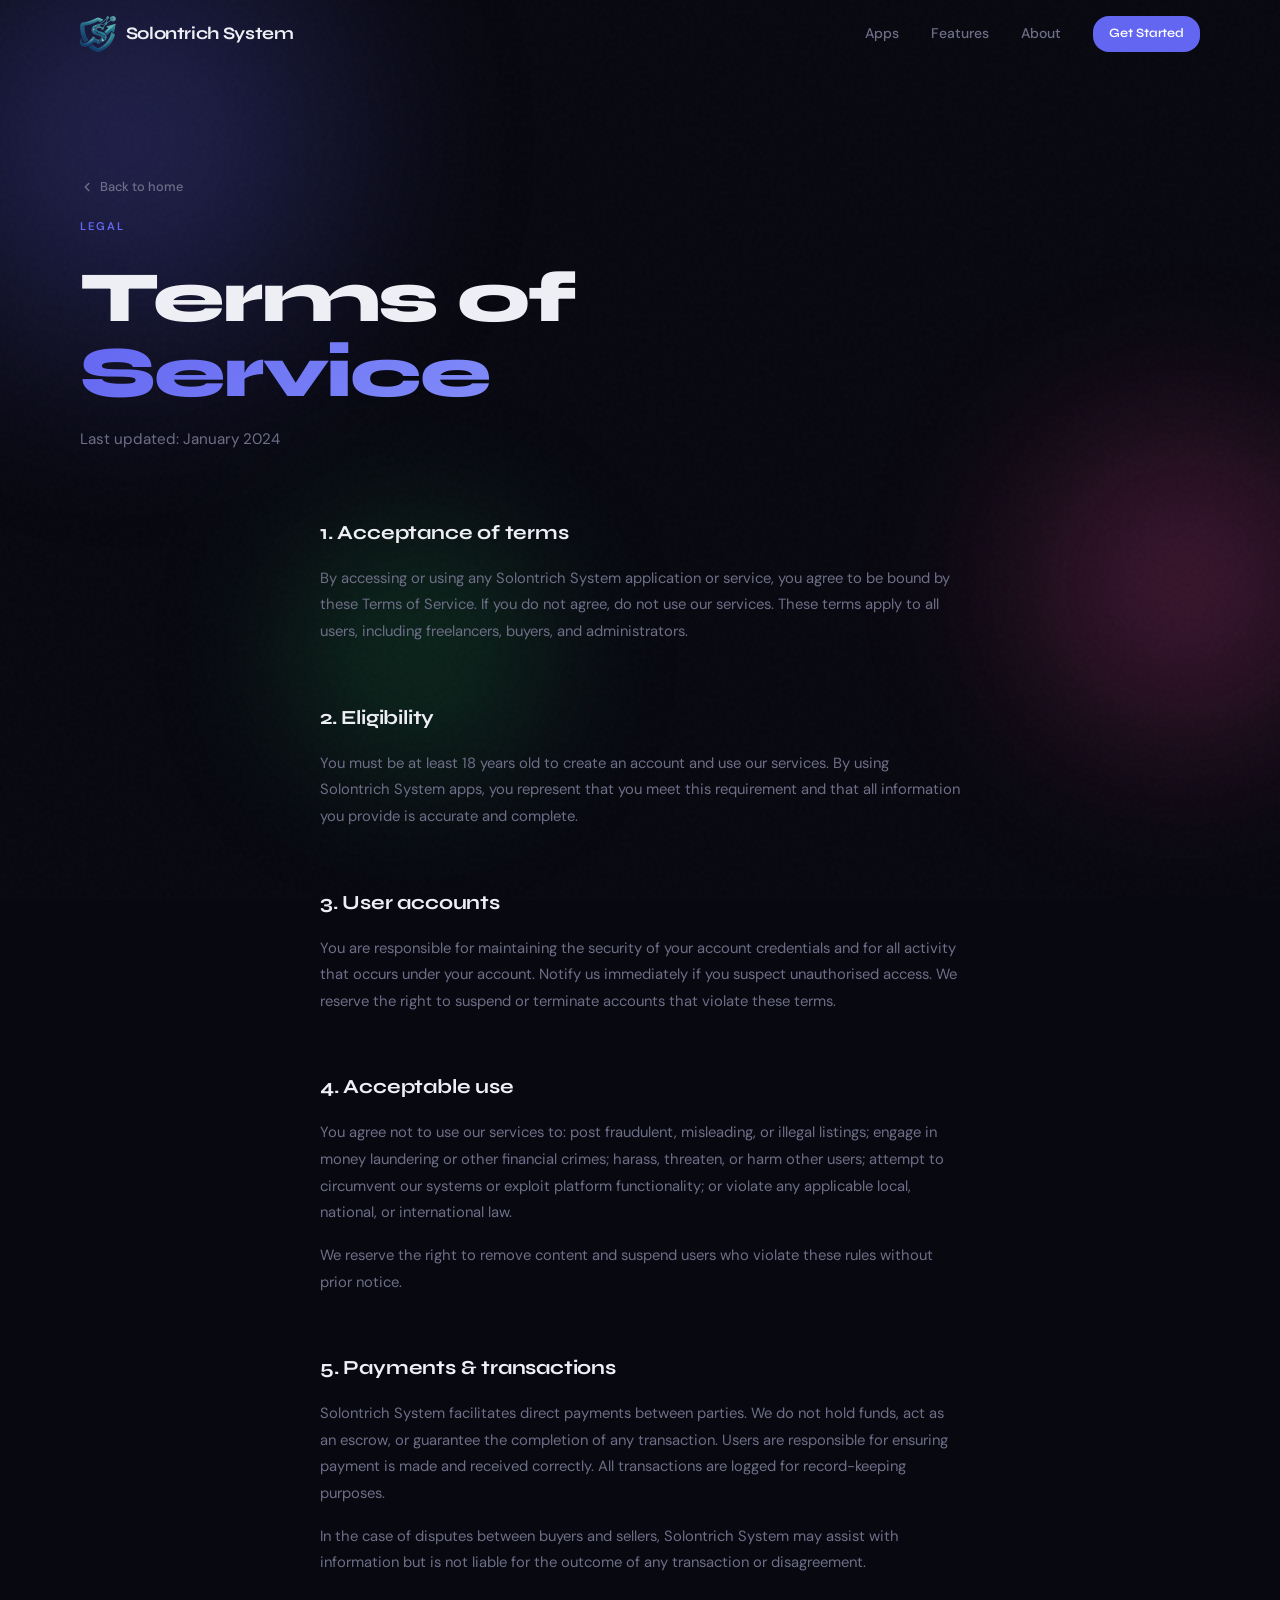
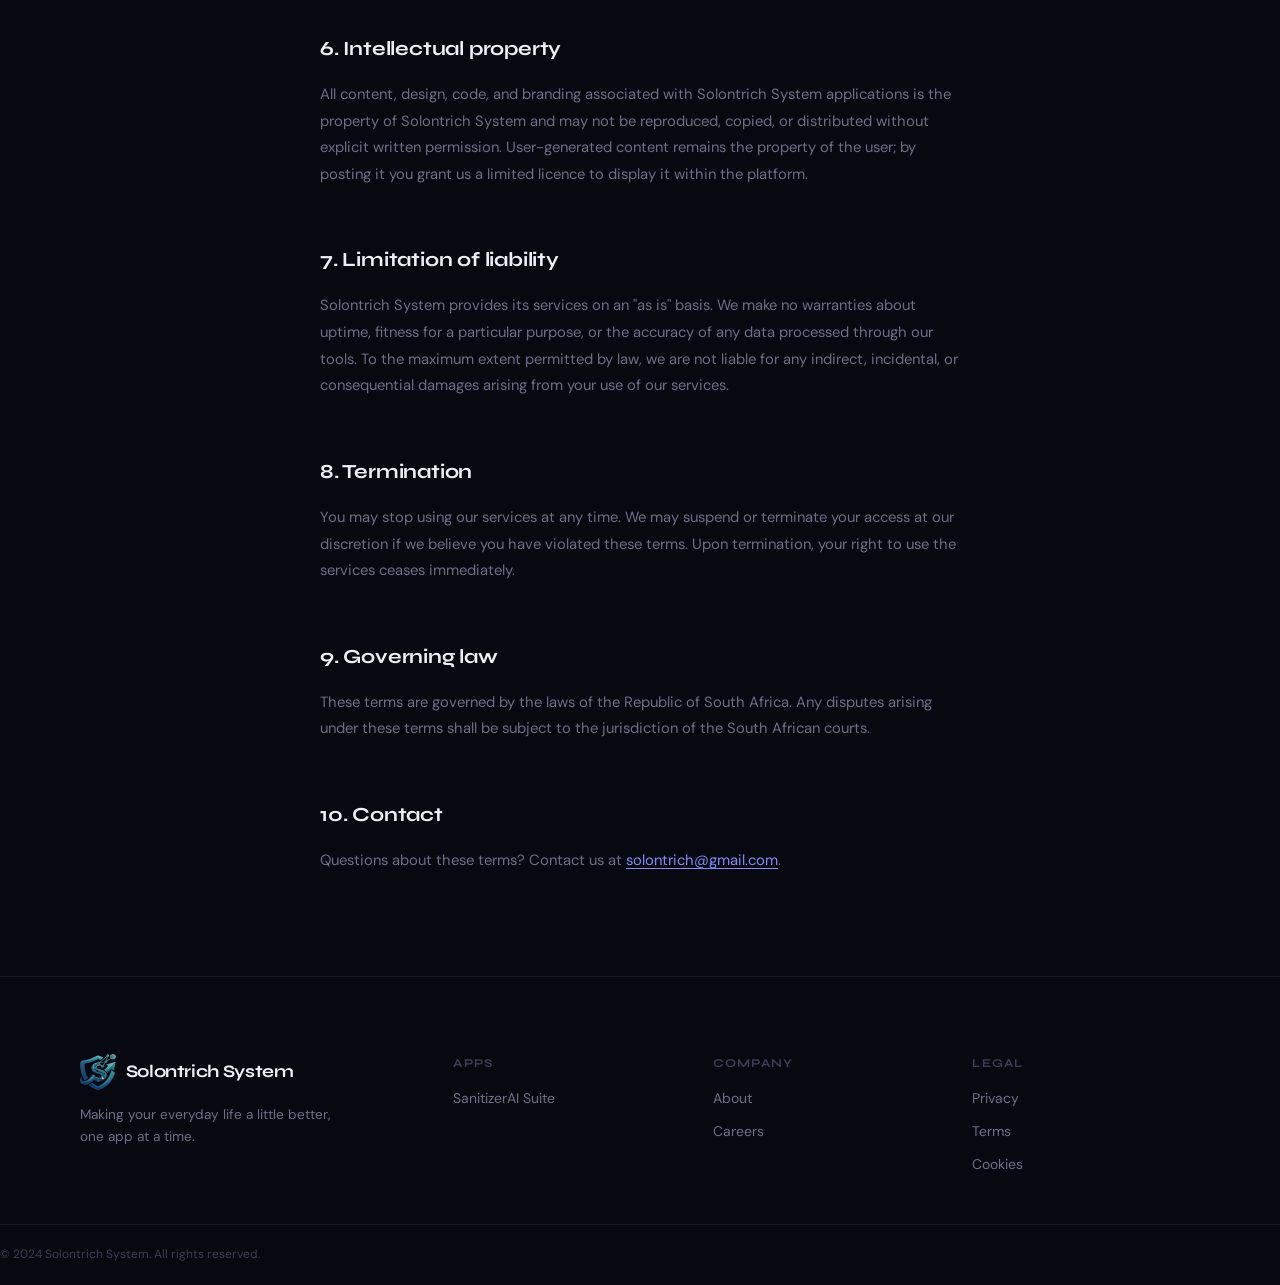
<file: terms.html>
<!DOCTYPE html>
<html lang="en" class="h-full scroll-smooth">
<head>
  <meta charset="UTF-8" />
  <meta name="viewport" content="width=device-width, initial-scale=1.0" />
  <meta name="description" content="Terms of Service — Solontrich System. The rules that govern using our apps." />
  <title>Terms of Service — Solontrich System</title>
  <link rel="preconnect" href="https://fonts.googleapis.com" />
  <link rel="preconnect" href="https://fonts.gstatic.com" crossorigin />
  <link href="https://fonts.googleapis.com/css2?family=Syne:wght@400;600;700;800&family=DM+Sans:wght@300;400;500&display=swap" rel="stylesheet" />
  <link rel="stylesheet" href="style.css" />
</head>
<body>

  <div class="bg-orbs" aria-hidden="true">
    <div class="orb orb-1"></div>
    <div class="orb orb-2"></div>
    <div class="orb orb-3"></div>
  </div>
  <div class="grain-overlay" aria-hidden="true"></div>

  <header class="site-header" id="site-header">
    <div class="container header-inner">
      <a href="index.html" class="logo" aria-label="Solontrich System home">
        <span class="logo-icon logo-icon--img" aria-hidden="true">
          <img src="Solontrich.png" alt="" width="36" height="36" />
        </span>
        <span class="logo-text">Solontrich System</span>
      </a>
      <nav class="primary-nav" id="primary-nav" aria-label="Primary navigation">
        <a href="index.html#apps" class="nav-link">Apps</a>
        <a href="index.html#features" class="nav-link">Features</a>
        <a href="about.html" class="nav-link">About</a>
        <a href="index.html#apps" class="btn btn-sm btn-primary">Get Started</a>
      </nav>
      <button class="hamburger" id="hamburger" aria-label="Toggle menu" aria-expanded="false" aria-controls="primary-nav">
        <span></span><span></span><span></span>
      </button>
    </div>
  </header>

  <div class="nav-drawer" id="nav-drawer" aria-hidden="true">
    <nav aria-label="Mobile navigation">
      <a href="index.html#apps" class="drawer-link">Apps</a>
      <a href="index.html#features" class="drawer-link">Features</a>
      <a href="about.html" class="drawer-link">About</a>
      <a href="index.html#apps" class="btn btn-primary drawer-cta">Get Started</a>
    </nav>
  </div>
  <div class="nav-backdrop" id="nav-backdrop" aria-hidden="true"></div>

  <main>
    <section class="inner-page-hero">
      <div class="container">
        <div class="inner-page-hero-inner reveal">
          <a href="index.html" class="back-link">
            <svg width="14" height="14" viewBox="0 0 24 24" fill="none" stroke="currentColor" stroke-width="2.5" stroke-linecap="round" stroke-linejoin="round"><polyline points="15 18 9 12 15 6"/></svg>
            Back to home
          </a>
          <span class="section-eyebrow">Legal</span>
          <h1 class="inner-page-title">Terms of<br/><em>Service</em></h1>
          <p class="inner-page-sub">Last updated: January 2024</p>
        </div>
      </div>
    </section>

    <section class="inner-page-content">
      <div class="container inner-page-container">

        <div class="prose-block reveal">
          <h2>1. Acceptance of terms</h2>
          <p>By accessing or using any Solontrich System application or service, you agree to be bound by these Terms of Service. If you do not agree, do not use our services. These terms apply to all users, including freelancers, buyers, and administrators.</p>
        </div>

        <div class="prose-block reveal">
          <h2>2. Eligibility</h2>
          <p>You must be at least 18 years old to create an account and use our services. By using Solontrich System apps, you represent that you meet this requirement and that all information you provide is accurate and complete.</p>
        </div>

        <div class="prose-block reveal">
          <h2>3. User accounts</h2>
          <p>You are responsible for maintaining the security of your account credentials and for all activity that occurs under your account. Notify us immediately if you suspect unauthorised access. We reserve the right to suspend or terminate accounts that violate these terms.</p>
        </div>

        <div class="prose-block reveal">
          <h2>4. Acceptable use</h2>
          <p>You agree not to use our services to: post fraudulent, misleading, or illegal listings; engage in money laundering or other financial crimes; harass, threaten, or harm other users; attempt to circumvent our systems or exploit platform functionality; or violate any applicable local, national, or international law.</p>
          <p>We reserve the right to remove content and suspend users who violate these rules without prior notice.</p>
        </div>

        <div class="prose-block reveal">
          <h2>5. Payments &amp; transactions</h2>
          <p>Solontrich System facilitates direct payments between parties. We do not hold funds, act as an escrow, or guarantee the completion of any transaction. Users are responsible for ensuring payment is made and received correctly. All transactions are logged for record-keeping purposes.</p>
          <p>In the case of disputes between buyers and sellers, Solontrich System may assist with information but is not liable for the outcome of any transaction or disagreement.</p>
        </div>

        <div class="prose-block reveal">
          <h2>6. Intellectual property</h2>
          <p>All content, design, code, and branding associated with Solontrich System applications is the property of Solontrich System and may not be reproduced, copied, or distributed without explicit written permission. User-generated content remains the property of the user; by posting it you grant us a limited licence to display it within the platform.</p>
        </div>

        <div class="prose-block reveal">
          <h2>7. Limitation of liability</h2>
          <p>Solontrich System provides its services on an "as is" basis. We make no warranties about uptime, fitness for a particular purpose, or the accuracy of any data processed through our tools. To the maximum extent permitted by law, we are not liable for any indirect, incidental, or consequential damages arising from your use of our services.</p>
        </div>

        <div class="prose-block reveal">
          <h2>8. Termination</h2>
          <p>You may stop using our services at any time. We may suspend or terminate your access at our discretion if we believe you have violated these terms. Upon termination, your right to use the services ceases immediately.</p>
        </div>

        <div class="prose-block reveal">
          <h2>9. Governing law</h2>
          <p>These terms are governed by the laws of the Republic of South Africa. Any disputes arising under these terms shall be subject to the jurisdiction of the South African courts.</p>
        </div>

        <div class="prose-block reveal">
          <h2>10. Contact</h2>
          <p>Questions about these terms? Contact us at <a href="mailto:solontrich@gmail.com" class="prose-link">solontrich@gmail.com</a>.</p>
        </div>

      </div>
    </section>
  </main>

  <footer class="site-footer" id="site-footer">
    <div class="container footer-inner">
      <div class="footer-brand">
        <a href="index.html" class="logo">
          <span class="logo-icon logo-icon--img" aria-hidden="true">
            <img src="Solontrich.png" alt="" width="36" height="36" />
          </span>
          <span class="logo-text">Solontrich System</span>
        </a>
        <p>Making your everyday life a little better, one app at a time.</p>
      </div>
      <div class="footer-links">
        <div class="footer-col">
          <span class="footer-col-title">Apps</span>
          <a  href="https://solontrich-system.github.io/SanitizerAI" target="_blank" rel="noopener noreferrer">SanitizerAI Suite</a>
        </div>
        <div class="footer-col">
          <span class="footer-col-title">Company</span>
          <a href="about.html">About</a>
          <a href="careers.html">Careers</a>
        </div>
        <div class="footer-col">
          <span class="footer-col-title">Legal</span>
          <a href="privacy.html">Privacy</a>
          <a href="terms.html">Terms</a>
          <a href="cookies.html">Cookies</a>
        </div>
      </div>
    </div>
    <div class="footer-bottom">
      <p>© 2024 Solontrich System. All rights reserved.</p>
    </div>
  </footer>

  <script src="app.js"></script>
</body>
</html>
</file>
<file: style.css>
/* ═══════════════════════════════════════════════
   MYAPPS — style.css
   Responsive: mobile → tablet → desktop
   ═══════════════════════════════════════════════ */

/* ── DESIGN TOKENS ─────────────────────────────── */
:root {
  /* Colors */
  --bg:          #080810;
  --bg-2:        #0e0e1a;
  --bg-card:     #111120;
  --border:      rgba(255,255,255,0.07);
  --border-hover:rgba(255,255,255,0.14);

  --text:        #eeeef5;
  --text-muted:  #6e6e88;
  --text-dim:    #3d3d55;

  --accent:      #6366f1;
  --accent-2:    #818cf8;
  --accent-glow: rgba(99,102,241,0.35);

  /* Typography */
  --font-display: 'Syne', sans-serif;
  --font-body:    'DM Sans', sans-serif;

  /* Spacing */
  --container:   1200px;
  --gap:         clamp(1.25rem, 3vw, 2rem);
  --section-gap: clamp(4rem, 8vw, 7rem);

  /* Radius */
  --radius-sm:   0.625rem;
  --radius-md:   1rem;
  --radius-lg:   1.5rem;
  --radius-xl:   2rem;

  /* Transitions */
  --ease:        cubic-bezier(0.22, 1, 0.36, 1);
  --t-fast:      0.18s;
  --t-med:       0.35s;
  --t-slow:      0.6s;
}

/* ── RESET & BASE ───────────────────────────────── */
*, *::before, *::after { box-sizing: border-box; margin: 0; padding: 0; }

html {
  font-size: 16px;
  scroll-behavior: smooth;
  -webkit-text-size-adjust: 100%;
}

body {
  font-family: var(--font-body);
  background-color: var(--bg);
  color: var(--text);
  line-height: 1.65;
  overflow-x: hidden;
  position: relative;
}

img, svg { display: block; max-width: 100%; }
a { color: inherit; text-decoration: none; }
button { cursor: pointer; border: none; background: none; font-family: inherit; }
ul, ol { list-style: none; }

/* ── UTILITY ────────────────────────────────────── */
.container {
  width: 100%;
  max-width: var(--container);
  margin-inline: auto;
  padding-inline: clamp(1rem, 5vw, 2.5rem);
}

.br-lg { display: none; }
@media (min-width: 768px) { .br-lg { display: inline; } }

/* ── BACKGROUND ORBS ────────────────────────────── */
.bg-orbs {
  position: fixed;
  inset: 0;
  pointer-events: none;
  z-index: 0;
  overflow: hidden;
}
.orb {
  position: absolute;
  border-radius: 50%;
  filter: blur(80px);
  opacity: 0.35;
}
.orb-1 {
  width: clamp(300px, 50vw, 700px);
  height: clamp(300px, 50vw, 700px);
  background: radial-gradient(circle, #6366f1, transparent 70%);
  top: -20%;
  left: -15%;
  animation: orbFloat 18s ease-in-out infinite;
}
.orb-2 {
  width: clamp(200px, 35vw, 500px);
  height: clamp(200px, 35vw, 500px);
  background: radial-gradient(circle, #ec4899, transparent 70%);
  top: 40%;
  right: -10%;
  animation: orbFloat 22s ease-in-out infinite reverse;
}
.orb-3 {
  width: clamp(150px, 25vw, 400px);
  height: clamp(150px, 25vw, 400px);
  background: radial-gradient(circle, #22c55e, transparent 70%);
  bottom: 10%;
  left: 20%;
  animation: orbFloat 26s ease-in-out infinite 4s;
}
@keyframes orbFloat {
  0%, 100% { transform: translate(0, 0) scale(1); }
  33%       { transform: translate(40px, -30px) scale(1.05); }
  66%       { transform: translate(-20px, 20px) scale(0.97); }
}

/* Grain overlay */
.grain-overlay {
  position: fixed;
  inset: 0;
  pointer-events: none;
  z-index: 1;
  opacity: 0.025;
  background-image: url("data:image/svg+xml,%3Csvg viewBox='0 0 300 300' xmlns='http://www.w3.org/2000/svg'%3E%3Cfilter id='n'%3E%3CfeTurbulence type='fractalNoise' baseFrequency='0.75' numOctaves='4' stitchTiles='stitch'/%3E%3C/filter%3E%3Crect width='100%25' height='100%25' filter='url(%23n)'/%3E%3C/svg%3E");
}

/* Everything above bg layers */
header, main, footer { position: relative; z-index: 2; }

/* ── HEADER ─────────────────────────────────────── */
.site-header {
  position: fixed;
  top: 0; left: 0; right: 0;
  z-index: 100;
  padding-block: 1rem;
  transition: background var(--t-med) var(--ease),
              backdrop-filter var(--t-med) var(--ease),
              border-color var(--t-med) var(--ease);
  border-bottom: 1px solid transparent;
}
.site-header.scrolled {
  background: rgba(8,8,16,0.85);
  backdrop-filter: blur(16px);
  border-color: var(--border);
}

.header-inner {
  display: flex;
  align-items: center;
  justify-content: space-between;
  gap: 1rem;
}

/* Logo */
.logo {
  display: flex;
  align-items: center;
  gap: 0.6rem;
  font-family: var(--font-display);
  font-weight: 700;
  font-size: 1.1rem;
  letter-spacing: -0.02em;
  transition: opacity var(--t-fast);
}
.logo:hover { opacity: 0.8; }

.logo-icon {
  display: flex;
  align-items: center;
  justify-content: center;
  width: 36px;
  height: 36px;
  border-radius: var(--radius-sm);
  background: linear-gradient(135deg, #6366f1, #ec4899);
  color: #fff;
  animation: logoFloat 3s ease-in-out infinite;
  flex-shrink: 0;
}
@keyframes logoFloat {
  0%, 100% { transform: translateY(0); }
  50%       { transform: translateY(-4px); }
}

/* When logo-icon contains a PNG, strip the gradient bg */
.logo-icon--img {
  background: transparent;
  box-shadow: none;
  width: 36px;
  height: 36px;
}
.logo-icon--img img {
  width: 36px;
  height: 36px;
  object-fit: contain;
}

/* Primary Nav */
.primary-nav {
  display: flex;
  align-items: center;
  gap: clamp(1rem, 2.5vw, 2rem);
}
.nav-link {
  font-size: 0.875rem;
  font-weight: 500;
  color: var(--text-muted);
  transition: color var(--t-fast);
  position: relative;
}
.nav-link::after {
  content: '';
  position: absolute;
  bottom: -3px; left: 0; right: 0;
  height: 1px;
  background: var(--accent);
  transform: scaleX(0);
  transition: transform var(--t-fast) var(--ease);
  transform-origin: left;
}
.nav-link:hover { color: var(--text); }
.nav-link:hover::after { transform: scaleX(1); }

/* Hamburger */
.hamburger {
  display: none;
  flex-direction: column;
  gap: 5px;
  padding: 6px;
  border-radius: var(--radius-sm);
  transition: background var(--t-fast);
}
.hamburger:hover { background: rgba(255,255,255,0.06); }
.hamburger span {
  display: block;
  width: 22px;
  height: 2px;
  background: var(--text);
  border-radius: 2px;
  transition: transform var(--t-med) var(--ease),
              opacity var(--t-med),
              width var(--t-med);
}
.hamburger.open span:nth-child(1) { transform: translateY(7px) rotate(45deg); }
.hamburger.open span:nth-child(2) { opacity: 0; width: 0; }
.hamburger.open span:nth-child(3) { transform: translateY(-7px) rotate(-45deg); }

@media (max-width: 767px) {
  .primary-nav { display: none; }
  .hamburger   { display: flex; }
}

/* ── MOBILE NAV DRAWER ──────────────────────────── */
.nav-backdrop {
  position: fixed;
  inset: 0;
  background: rgba(0,0,0,0.6);
  backdrop-filter: blur(4px);
  z-index: 98;
  opacity: 0;
  pointer-events: none;
  transition: opacity var(--t-med);
}
.nav-backdrop.visible { opacity: 1; pointer-events: all; }

.nav-drawer {
  position: fixed;
  top: 0; right: 0; bottom: 0;
  width: min(320px, 90vw);
  background: var(--bg-2);
  border-left: 1px solid var(--border);
  z-index: 99;
  padding: 5rem 2rem 2rem;
  transform: translateX(100%);
  transition: transform var(--t-slow) var(--ease);
  display: flex;
  flex-direction: column;
}
.nav-drawer.open { transform: translateX(0); }

.drawer-link {
  display: block;
  font-family: var(--font-display);
  font-size: 1.4rem;
  font-weight: 700;
  color: var(--text-muted);
  padding-block: 0.75rem;
  border-bottom: 1px solid var(--border);
  transition: color var(--t-fast), padding-left var(--t-fast);
}
.drawer-link:last-of-type { border-bottom: none; }
.drawer-link:hover { color: var(--text); padding-left: 0.5rem; }

.drawer-cta { margin-top: 2rem; justify-content: center; }

/* ── BUTTONS ────────────────────────────────────── */
.btn {
  display: inline-flex;
  align-items: center;
  justify-content: center;
  gap: 0.5rem;
  font-family: var(--font-display);
  font-weight: 600;
  letter-spacing: -0.01em;
  border-radius: var(--radius-md);
  transition: all var(--t-fast) var(--ease);
  white-space: nowrap;
  position: relative;
  overflow: hidden;
}
.btn::before {
  content: '';
  position: absolute;
  inset: 0;
  background: rgba(255,255,255,0);
  transition: background var(--t-fast);
}
.btn:hover::before { background: rgba(255,255,255,0.06); }

.btn-sm  { font-size: 0.8rem;  padding: 0.45rem 1rem; }
.btn-md  { font-size: 0.9rem;  padding: 0.65rem 1.4rem; }
.btn-lg  { font-size: 1rem;    padding: 0.85rem 1.8rem; }

.btn-primary {
  background: var(--accent);
  color: #fff;
  box-shadow: 0 0 0 0 var(--accent-glow);
}
.btn-primary:hover {
  transform: translateY(-2px);
  box-shadow: 0 8px 24px var(--accent-glow);
}
.btn-primary:active { transform: translateY(0); }

.btn-ghost {
  background: transparent;
  color: var(--text-muted);
  border: 1px solid var(--border);
}
.btn-ghost:hover {
  color: var(--text);
  border-color: var(--border-hover);
  transform: translateY(-2px);
}

/* ── SECTION LAYOUT ─────────────────────────────── */
.section-header {
  text-align: center;
  margin-bottom: clamp(2.5rem, 5vw, 4rem);
}
.section-eyebrow {
  display: inline-block;
  font-size: 0.7rem;
  font-weight: 600;
  letter-spacing: 0.15em;
  text-transform: uppercase;
  color: var(--accent);
  margin-bottom: 0.75rem;
}
.section-title {
  font-family: var(--font-display);
  font-size: clamp(2rem, 4.5vw, 3.25rem);
  font-weight: 800;
  line-height: 1.1;
  letter-spacing: -0.03em;
  color: var(--text);
}
.section-title em {
  font-style: normal;
  background: linear-gradient(90deg, var(--accent), #ec4899);
  -webkit-background-clip: text;
  -webkit-text-fill-color: transparent;
  background-clip: text;
}

/* ── HERO ───────────────────────────────────────── */
.hero {
  padding-top: clamp(7rem, 14vw, 11rem);
  padding-bottom: clamp(4rem, 8vw, 6rem);
}
.hero-inner {
  display: flex;
  flex-direction: column;
  align-items: center;
  text-align: center;
  gap: 1.5rem;
}

.hero-badge {
  display: inline-flex;
  align-items: center;
  gap: 0.4rem;
  font-size: 0.75rem;
  font-weight: 600;
  letter-spacing: 0.06em;
  padding: 0.4rem 1rem;
  border-radius: 100px;
  background: rgba(99,102,241,0.12);
  border: 1px solid rgba(99,102,241,0.25);
  color: var(--accent-2);
}

.hero-title {
  font-family: var(--font-display);
  font-size: clamp(2.75rem, 8vw, 6.5rem);
  font-weight: 800;
  line-height: 1.02;
  letter-spacing: -0.04em;
  color: var(--text);
}
.hero-title em {
  font-style: normal;
  background: linear-gradient(100deg, #6366f1 0%, #ec4899 50%, #f59e0b 100%);
  -webkit-background-clip: text;
  -webkit-text-fill-color: transparent;
  background-clip: text;
}

.hero-tagline {
  max-width: 48ch;
  font-size: clamp(1rem, 2vw, 1.2rem);
  color: var(--text-muted);
  line-height: 1.7;
}

.hero-actions {
  display: flex;
  flex-wrap: wrap;
  align-items: center;
  justify-content: center;
  gap: 0.875rem;
  margin-top: 0.5rem;
}

/* Stats strip */
.stats-strip {
  display: flex;
  align-items: center;
  gap: 2rem;
  margin-top: 1.5rem;
  padding: 1.25rem 2rem;
  background: var(--bg-card);
  border: 1px solid var(--border);
  border-radius: var(--radius-lg);
}
.stat {
  display: flex;
  flex-direction: column;
  align-items: center;
  gap: 0.15rem;
}
.stat-num {
  font-family: var(--font-display);
  font-size: 1.5rem;
  font-weight: 800;
  color: var(--text);
  letter-spacing: -0.03em;
}
.stat-label {
  font-size: 0.7rem;
  font-weight: 500;
  color: var(--text-muted);
  letter-spacing: 0.05em;
  text-transform: uppercase;
}
.stat-divider {
  width: 1px;
  height: 2rem;
  background: var(--border);
}

@media (max-width: 480px) {
  .stats-strip { gap: 1rem; padding: 1rem 1.25rem; }
  .stat-num    { font-size: 1.2rem; }
}

/* ── APPS SECTION ───────────────────────────────── */
.apps-section {
  padding-block: var(--section-gap);
}

.apps-grid {
  display: grid;
  grid-template-columns: repeat(1, 1fr);
  gap: var(--gap);
}
@media (min-width: 560px)  { .apps-grid { grid-template-columns: repeat(2, 1fr); } }
@media (min-width: 1024px) { .apps-grid { grid-template-columns: repeat(4, 1fr); } }

/* App Card */
.app-card {
  position: relative;
  background: var(--bg-card);
  border: 1px solid var(--border);
  border-radius: var(--radius-lg);
  padding: clamp(1.25rem, 3vw, 1.75rem);
  display: flex;
  flex-direction: column;
  gap: 0.75rem;
  overflow: hidden;
  transition: border-color var(--t-med) var(--ease),
              transform var(--t-med) var(--ease),
              box-shadow var(--t-med) var(--ease);
  cursor: pointer;
}
.app-card:hover {
  border-color: var(--card-accent, var(--accent));
  transform: translateY(-6px) scale(1.01);
  box-shadow: 0 20px 60px rgba(0,0,0,0.4),
              0 0 0 1px var(--card-accent, var(--accent)),
              0 0 40px rgba(var(--card-accent, 99,102,241), 0.12);
}

.card-top {
  display: flex;
  align-items: flex-start;
  justify-content: space-between;
  margin-bottom: 0.25rem;
}
.card-icon {
  width: 48px;
  height: 48px;
  border-radius: var(--radius-sm);
  background: var(--card-accent-bg, rgba(99,102,241,0.12));
  display: flex;
  align-items: center;
  justify-content: center;
  flex-shrink: 0;
  transition: transform var(--t-med) var(--ease);
}
.app-card:hover .card-icon { transform: scale(1.1) rotate(-3deg); }

.card-tag {
  font-size: 0.65rem;
  font-weight: 600;
  letter-spacing: 0.1em;
  text-transform: uppercase;
  color: var(--card-accent, var(--accent));
  background: var(--card-accent-bg, rgba(99,102,241,0.12));
  padding: 0.25rem 0.65rem;
  border-radius: 100px;
  margin-top: 0.2rem;
}

.card-title {
  font-family: var(--font-display);
  font-size: clamp(1.1rem, 2vw, 1.25rem);
  font-weight: 700;
  color: var(--text);
  letter-spacing: -0.02em;
}

.card-desc {
  font-size: 0.875rem;
  color: var(--text-muted);
  line-height: 1.6;
  flex: 1;
}

.card-cta {
  display: inline-flex;
  align-items: center;
  gap: 0.35rem;
  font-size: 0.8rem;
  font-weight: 600;
  color: var(--card-accent, var(--accent));
  margin-top: auto;
  padding-top: 0.5rem;
  border-top: 1px solid var(--border);
  transition: gap var(--t-fast);
}
.card-cta:hover { gap: 0.6rem; }

/* Card shine effect */
.card-shine {
  position: absolute;
  inset: 0;
  border-radius: inherit;
  background: radial-gradient(400px circle at var(--mouse-x, 50%) var(--mouse-y, 50%),
    rgba(255,255,255,0.04) 0%,
    transparent 60%);
  opacity: 0;
  transition: opacity var(--t-fast);
  pointer-events: none;
}
.app-card:hover .card-shine { opacity: 1; }

/* ── FEATURES SECTION ───────────────────────────── */
.features-section {
  padding-block: var(--section-gap);
  border-top: 1px solid var(--border);
}

.features-grid {
  display: grid;
  grid-template-columns: 1fr;
  gap: var(--gap);
}
@media (min-width: 560px)  { .features-grid { grid-template-columns: repeat(2, 1fr); } }
@media (min-width: 1024px) { .features-grid { grid-template-columns: repeat(4, 1fr); } }

.feature-item {
  padding: clamp(1.25rem, 3vw, 1.75rem);
  background: var(--bg-card);
  border: 1px solid var(--border);
  border-radius: var(--radius-lg);
  display: flex;
  flex-direction: column;
  gap: 0.75rem;
  transition: border-color var(--t-med), transform var(--t-med) var(--ease);
}
.feature-item:hover {
  border-color: var(--border-hover);
  transform: translateY(-4px);
}

.feature-icon {
  width: 44px;
  height: 44px;
  border-radius: var(--radius-sm);
  background: rgba(99,102,241,0.1);
  display: flex;
  align-items: center;
  justify-content: center;
  color: var(--accent-2);
}
.feature-item h3 {
  font-family: var(--font-display);
  font-size: 1rem;
  font-weight: 700;
  color: var(--text);
  letter-spacing: -0.02em;
}
.feature-item p {
  font-size: 0.875rem;
  color: var(--text-muted);
  line-height: 1.6;
}

/* ── ABOUT SECTION ──────────────────────────────── */
.about-section {
  padding-block: var(--section-gap);
  border-top: 1px solid var(--border);
}

.about-card {
  background: var(--bg-card);
  border: 1px solid var(--border);
  border-radius: var(--radius-xl);
  padding: clamp(2rem, 5vw, 4rem);
  display: grid;
  grid-template-columns: 1fr;
  gap: 3rem;
  align-items: center;
  overflow: hidden;
  position: relative;
}
@media (min-width: 768px) {
  .about-card { grid-template-columns: 1fr 1fr; }
}

.about-text {
  display: flex;
  flex-direction: column;
  gap: 1.25rem;
}
.about-text h2 {
  font-family: var(--font-display);
  font-size: clamp(1.75rem, 4vw, 2.75rem);
  font-weight: 800;
  letter-spacing: -0.03em;
  line-height: 1.1;
}
.about-text h2 em {
  font-style: normal;
  background: linear-gradient(90deg, #6366f1, #ec4899);
  -webkit-background-clip: text;
  -webkit-text-fill-color: transparent;
  background-clip: text;
}
.about-text p {
  font-size: 0.975rem;
  color: var(--text-muted);
  line-height: 1.7;
  max-width: 42ch;
}

/* About visual */
.about-visual {
  position: relative;
  display: flex;
  align-items: center;
  justify-content: center;
  min-height: 220px;
}
.about-blob {
  width: 200px;
  height: 200px;
  animation: blobPulse 6s ease-in-out infinite;
}
@keyframes blobPulse {
  0%, 100% { transform: scale(1) rotate(0deg); }
  33%       { transform: scale(1.08) rotate(8deg); }
  66%       { transform: scale(0.95) rotate(-5deg); }
}

.floating-badge {
  position: absolute;
  background: var(--bg-2);
  border: 1px solid var(--border-hover);
  border-radius: var(--radius-md);
  padding: 0.5rem 0.875rem;
  font-size: 0.8rem;
  font-weight: 600;
  color: var(--text);
  backdrop-filter: blur(8px);
  white-space: nowrap;
}
.badge-1 {
  top: 10%;
  right: 5%;
  animation: badgeFloat 4s ease-in-out infinite;
}
.badge-2 {
  bottom: 15%;
  left: 5%;
  animation: badgeFloat 5s ease-in-out infinite 1.5s;
}
@keyframes badgeFloat {
  0%, 100% { transform: translateY(0); }
  50%       { transform: translateY(-8px); }
}

/* ── FOOTER ─────────────────────────────────────── */
.site-footer {
  padding-top: clamp(3rem, 6vw, 5rem);
  border-top: 1px solid var(--border);
}
.footer-inner {
  display: grid;
  grid-template-columns: 1fr;
  gap: 2.5rem;
  padding-bottom: 3rem;
}
@media (min-width: 768px) {
  .footer-inner { grid-template-columns: 1.5fr 1fr 1fr 1fr; gap: 2rem; }
}

.footer-brand {
  display: flex;
  flex-direction: column;
  gap: 0.875rem;
}
.footer-brand p {
  font-size: 0.85rem;
  color: var(--text-muted);
  line-height: 1.65;
  max-width: 28ch;
}

.footer-links {
  display: grid;
  grid-template-columns: repeat(3, 1fr);
  gap: 1.5rem;
  grid-column: 1 / -1;
}
@media (min-width: 768px) {
  .footer-links { display: contents; }
}

.footer-col {
  display: flex;
  flex-direction: column;
  gap: 0.6rem;
}
.footer-col-title {
  font-family: var(--font-display);
  font-size: 0.75rem;
  font-weight: 700;
  letter-spacing: 0.1em;
  text-transform: uppercase;
  color: var(--text-dim);
  margin-bottom: 0.25rem;
}
.footer-col a {
  font-size: 0.875rem;
  color: var(--text-muted);
  transition: color var(--t-fast);
}
.footer-col a:hover { color: var(--text); }

.footer-bottom {
  border-top: 1px solid var(--border);
  padding-block: 1.25rem;
  display: flex;
  align-items: center;
  justify-content: space-between;
  flex-wrap: wrap;
  gap: 0.5rem;
}
.footer-bottom p {
  font-size: 0.75rem;
  color: var(--text-dim);
}

/* ── REVEAL ANIMATIONS ──────────────────────────── */
.reveal {
  opacity: 0;
  transform: translateY(28px);
  transition: opacity var(--t-slow) var(--ease),
              transform var(--t-slow) var(--ease);
}
.reveal.visible {
  opacity: 1;
  transform: translateY(0);
}
.reveal-delay-1 { transition-delay: 0.1s; }
.reveal-delay-2 { transition-delay: 0.2s; }
.reveal-delay-3 { transition-delay: 0.3s; }
.reveal-delay-4 { transition-delay: 0.4s; }

/* Card stagger */
.apps-grid .app-card:nth-child(1) { transition-delay: 0.05s; }
.apps-grid .app-card:nth-child(2) { transition-delay: 0.12s; }
.apps-grid .app-card:nth-child(3) { transition-delay: 0.19s; }
.apps-grid .app-card:nth-child(4) { transition-delay: 0.26s; }

/* Single app layout */
.apps-grid--single {
  grid-template-columns: 1fr;
  max-width: 680px;
  margin-inline: auto;
}

/* Two-app layout */
.apps-grid--duo {
  grid-template-columns: repeat(2, 1fr);
  max-width: 1100px;
  margin-inline: auto;
}

@media (max-width: 720px) {
  .apps-grid--duo {
    grid-template-columns: 1fr;
  }
}

/* Featured card extras */
.app-card--featured {
  gap: 1.1rem;
}

.card-icon--logo {
  background: transparent !important;
  border: none !important;
  box-shadow: none !important;
  width: 52px;
  height: 52px;
}
.card-icon--logo img {
  width: 52px;
  height: 52px;
  object-fit: contain;
}

.card-subtitle {
  font-size: 0.8rem;
  font-weight: 600;
  color: var(--card-accent, var(--accent));
  letter-spacing: 0.02em;
  margin-top: -0.4rem;
}

.card-features {
  display: flex;
  flex-direction: column;
  gap: 0.5rem;
  padding: 0.875rem 0;
  border-top: 1px solid var(--border);
  border-bottom: 1px solid var(--border);
}
.card-features li {
  display: flex;
  align-items: flex-start;
  gap: 0.5rem;
  font-size: 0.825rem;
  color: var(--text-muted);
  line-height: 1.5;
}
.card-features li svg {
  flex-shrink: 0;
  margin-top: 2px;
}

.card-cta--featured {
  font-size: 0.9rem;
  padding-top: 0.75rem;
  border-top: none;
}

.features-grid .feature-item:nth-child(1) { transition-delay: 0.05s; }
.features-grid .feature-item:nth-child(2) { transition-delay: 0.12s; }
.features-grid .feature-item:nth-child(3) { transition-delay: 0.19s; }
.features-grid .feature-item:nth-child(4) { transition-delay: 0.26s; }

/* ── SCROLLBAR ──────────────────────────────────── */
::-webkit-scrollbar       { width: 6px; }
::-webkit-scrollbar-track { background: var(--bg); }
::-webkit-scrollbar-thumb { background: var(--text-dim); border-radius: 3px; }
::-webkit-scrollbar-thumb:hover { background: var(--text-muted); }

/* ── FOCUS STYLES (accessibility) ──────────────── */
:focus-visible {
  outline: 2px solid var(--accent);
  outline-offset: 3px;
  border-radius: 4px;
}

/* ── REDUCED MOTION ─────────────────────────────── */
@media (prefers-reduced-motion: reduce) {
  *, *::before, *::after {
    animation-duration: 0.01ms !important;
    transition-duration: 0.01ms !important;
  }
  .reveal { opacity: 1; transform: none; }
}

/* ── INNER PAGES ────────────────────────────────── */
.inner-page-hero {
  padding-top: clamp(7rem, 14vw, 11rem);
  padding-bottom: clamp(2.5rem, 5vw, 4rem);
  position: relative;
  z-index: 1;
}

.inner-page-hero-inner {
  display: flex;
  flex-direction: column;
  gap: 0.75rem;
  max-width: 700px;
}

.back-link {
  display: inline-flex;
  align-items: center;
  gap: 0.4rem;
  font-size: 0.8rem;
  font-weight: 500;
  color: var(--text-muted);
  transition: color var(--t-fast);
  margin-bottom: 0.5rem;
}
.back-link:hover { color: var(--text); }
.back-link svg { flex-shrink: 0; }

.inner-page-title {
  font-family: var(--font-display);
  font-size: clamp(2.5rem, 6vw, 4.5rem);
  font-weight: 800;
  line-height: 1.05;
  letter-spacing: -0.03em;
  color: var(--text);
}
.inner-page-title em {
  font-style: normal;
  background: linear-gradient(135deg, var(--accent), var(--accent-2));
  -webkit-background-clip: text;
  -webkit-text-fill-color: transparent;
  background-clip: text;
}

.inner-page-sub {
  font-size: 0.95rem;
  color: var(--text-muted);
  margin-top: 0.25rem;
}

.inner-page-content {
  padding-bottom: clamp(4rem, 8vw, 7rem);
  position: relative;
  z-index: 1;
}

.inner-page-container {
  max-width: 720px;
  display: flex;
  flex-direction: column;
  gap: clamp(2.5rem, 5vw, 3.5rem);
}

/* Prose blocks */
.prose-block {
  display: flex;
  flex-direction: column;
  gap: 1rem;
}
.prose-block h2 {
  font-family: var(--font-display);
  font-size: 1.25rem;
  font-weight: 700;
  color: var(--text);
  letter-spacing: -0.01em;
}
.prose-block h3 {
  font-family: var(--font-display);
  font-size: 1rem;
  font-weight: 600;
  color: var(--text);
  margin-top: 0.5rem;
}
.prose-block p {
  font-size: 0.925rem;
  color: var(--text-muted);
  line-height: 1.8;
}
.prose-block strong {
  color: var(--text);
  font-weight: 600;
}
.prose-link {
  color: var(--accent-2);
  text-decoration: underline;
  text-underline-offset: 3px;
  transition: color var(--t-fast);
}
.prose-link:hover { color: var(--text); }

/* Prose list (careers) */
.prose-list {
  display: flex;
  flex-direction: column;
  gap: 0.875rem;
  margin-top: 0.25rem;
}
.prose-list li {
  display: flex;
  align-items: flex-start;
  gap: 0.6rem;
  font-size: 0.9rem;
  color: var(--text-muted);
  line-height: 1.6;
}
.prose-list li svg { flex-shrink: 0; margin-top: 3px; }
.prose-list li span { flex: 1; }

/* Careers notice box */
.careers-notice {
  display: flex;
  align-items: flex-start;
  gap: 1rem;
  padding: 1.5rem;
  background: var(--bg-2);
  border: 1px solid var(--border-hover);
  border-radius: var(--radius-lg);
  border-left: 3px solid var(--accent);
}
.careers-notice-icon { flex-shrink: 0; margin-top: 2px; }
.careers-notice h3 {
  font-family: var(--font-display);
  font-size: 1rem;
  font-weight: 700;
  color: var(--text);
  margin-bottom: 0.4rem;
}
.careers-notice p {
  font-size: 0.875rem;
  color: var(--text-muted);
  line-height: 1.7;
}
</file>
